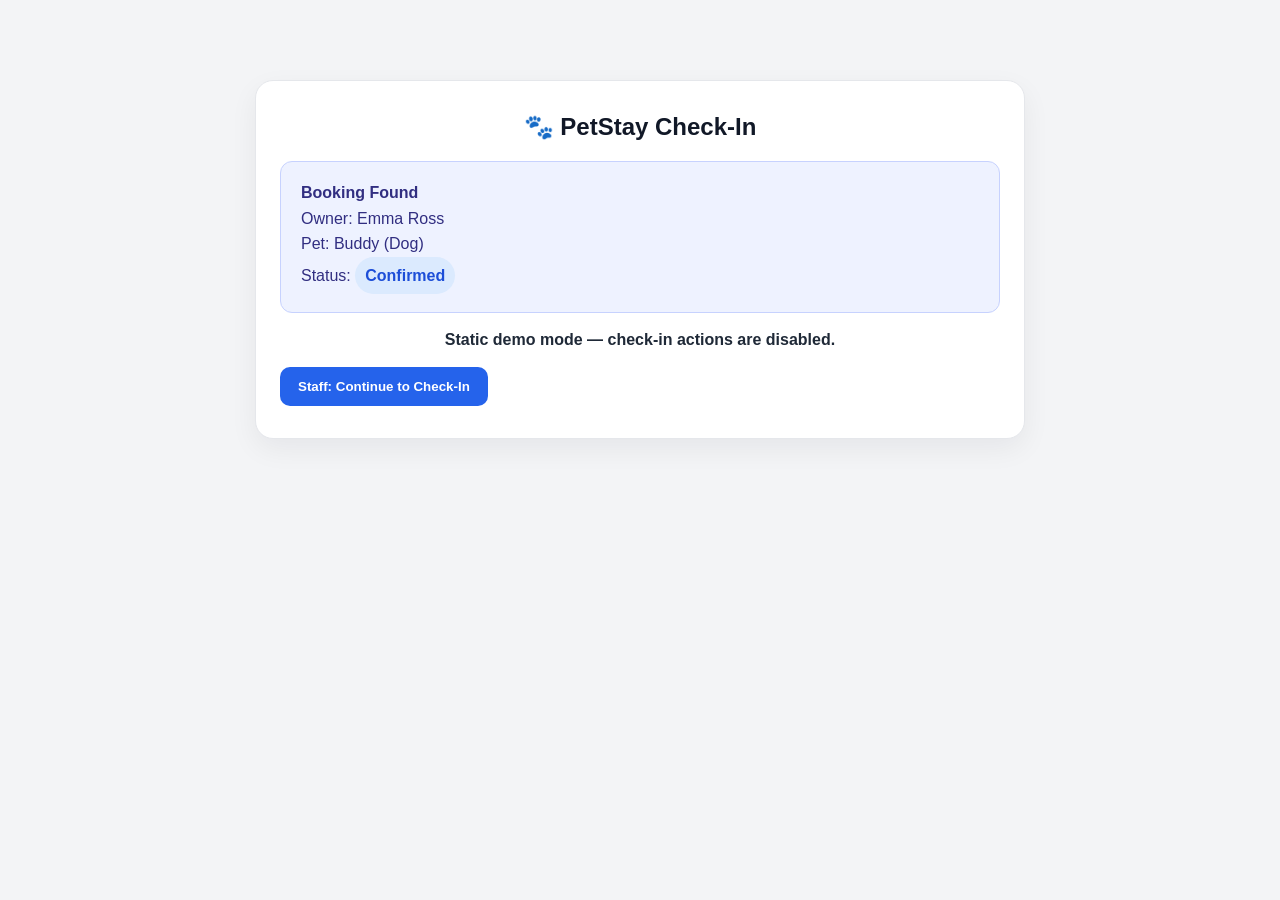
<file: checkin.html>
﻿<!DOCTYPE html>
<html lang="en">
<head>
  <meta charset="UTF-8" />
  <meta name="viewport" content="width=device-width, initial-scale=1.0" />
  <title>PetStay Check-In</title>
  <style>
    body {
      margin: 0;
      font-family: Arial, sans-serif;
      background: #f3f4f6;
      color: #111827;
    }
    .container {
      max-width: 720px;
      margin: 80px auto;
      padding: 32px 24px;
      background: #fff;
      border-radius: 18px;
      border: 1px solid #e5e7eb;
      box-shadow: 0 10px 28px rgba(17, 24, 39, 0.06);
    }
    h2 {
      margin: 0 0 20px;
      text-align: center;
    }
    .alert {
      padding: 18px 20px;
      border-radius: 12px;
      background: #eef2ff;
      color: #312e81;
      border: 1px solid #c7d2fe;
      line-height: 1.6;
    }
    .status {
      margin-top: 18px;
      font-weight: 700;
      color: #1f2937;
      text-align: center;
    }
    .badge {
      display: inline-block;
      padding: 6px 10px;
      border-radius: 999px;
      background: #dbeafe;
      color: #1d4ed8;
      font-weight: 700;
    }
    .button {
      display: inline-block;
      margin-top: 18px;
      padding: 12px 18px;
      border-radius: 10px;
      border: 0;
      background: #2563eb;
      color: #fff;
      font-weight: 700;
      cursor: default;
    }
  </style>
</head>
<body>
  <div class="container">
    <h2>🐾 PetStay Check-In</h2>
    <div class="alert">
      <strong>Booking Found</strong><br />
      Owner: Emma Ross<br />
      Pet: Buddy (Dog)<br />
      Status: <span class="badge">Confirmed</span>
    </div>
    <div class="status">Static demo mode — check-in actions are disabled.</div>
    <button class="button" type="button">Staff: Continue to Check-In</button>
  </div>
</body>
</html>
</file>
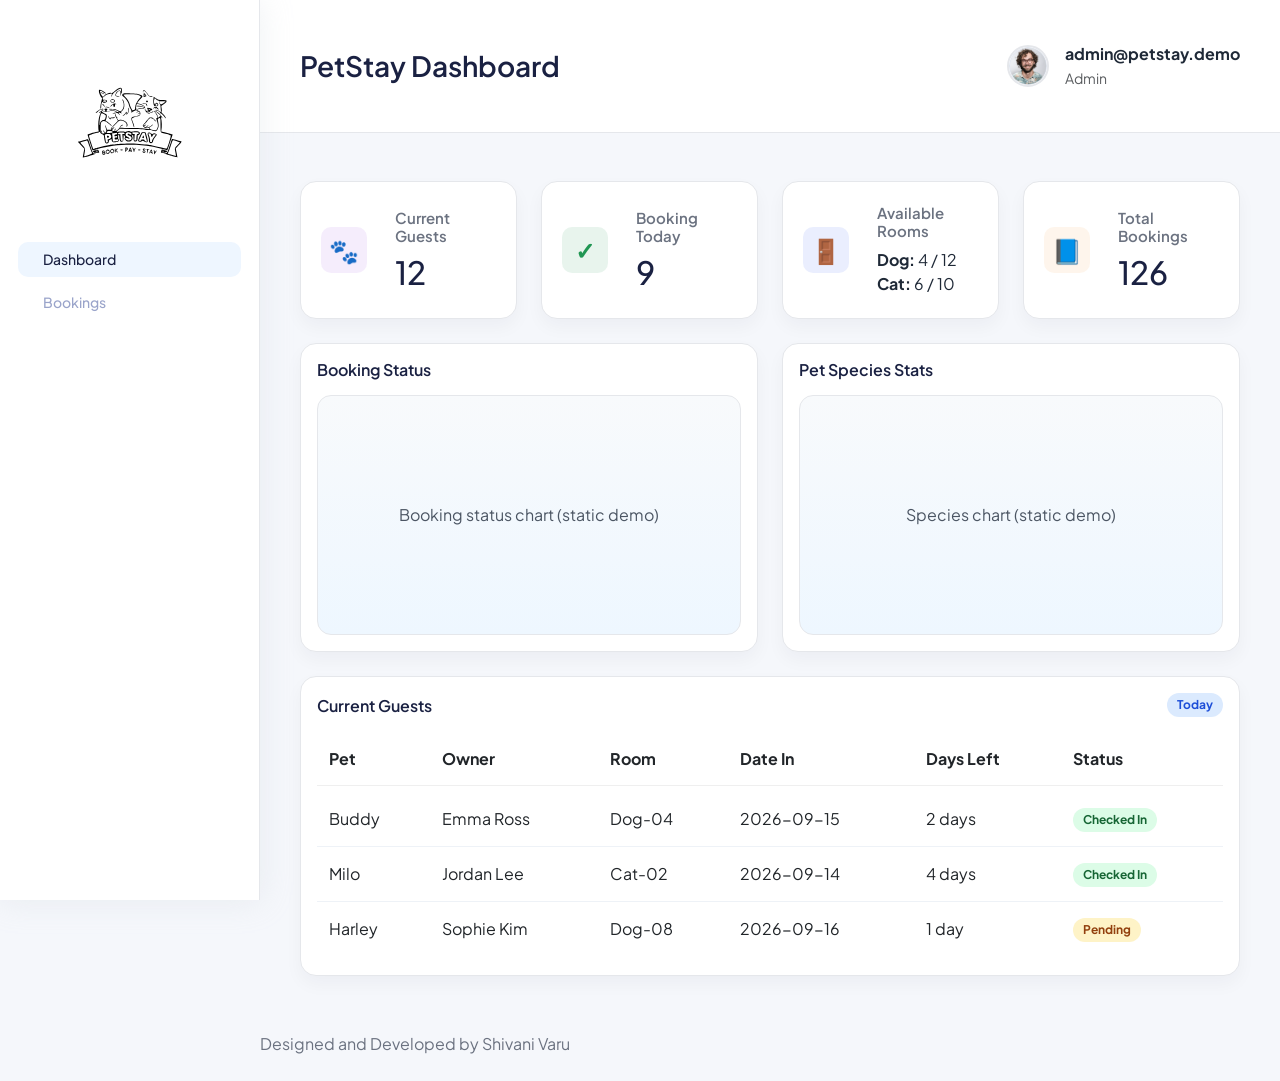
<file: admin-frontend/admin_dashboard.html>
﻿<!DOCTYPE html>
<html lang="en">
<head>
  <meta charset="UTF-8" />
  <meta http-equiv="X-UA-Compatible" content="IE=edge" />
  <meta name="viewport" content="width=device-width, initial-scale=1.0" />
  <title>PetStay Admin Panel</title>
  <link rel="stylesheet" href="/assets/css/bootstrap.min.css" />
  <link rel="stylesheet" href="/assets/css/main.css" />
  <style>
    body { background: #f5f7fb; color: #1f2937; }
    .sidebar-nav-wrapper { position: fixed; inset: 0 auto 0 0; width: 260px; background: #fff; border-right: 1px solid #e5e7eb; }
    .sidebar-nav { padding: 24px 18px; }
    .sidebar-nav ul { list-style: none; padding: 0; margin: 0; }
    .nav-item { margin-bottom: 8px; }
    .nav-item a { display: flex; align-items: center; gap: 12px; padding: 12px 14px; border-radius: 10px; color: #374151; text-decoration: none; font-weight: 600; }
    .nav-item.active a { background: #eef6ff; color: #0f59d6; }
    .main-wrapper { margin-left: 260px; min-height: 100vh; }
    .header { background: #fff; border-bottom: 1px solid #e5e7eb; }
    .container-fluid { padding: 20px 28px; }
    .card-style, .icon-card { background: #fff; border: 1px solid #e5e7eb; border-radius: 16px; box-shadow: 0 8px 18px rgba(15, 23, 42, 0.04); }
    .icon-card { display: flex; gap: 18px; padding: 22px 20px; }
    .icon { width: 48px; height: 48px; border-radius: 12px; display: grid; place-items: center; font-size: 24px; }
    .icon.purple { background: #f3e8ff; color: #7c3aed; }
    .icon.success { background: #dcfce7; color: #15803d; }
    .icon.primary { background: #dbeafe; color: #2563eb; }
    .icon.orange { background: #ffedd5; color: #c2410c; }
    .content h6 { margin: 0 0 8px; color: #6b7280; }
    .content h3 { margin: 0; font-size: 2rem; }
    .table { width: 100%; background: #fff; border-collapse: collapse; }
    .table th, .table td { padding: 14px 12px; border-bottom: 1px solid #eef2f7; text-align: left; }
    .badge { display: inline-block; padding: 6px 10px; border-radius: 999px; font-size: 12px; font-weight: 700; }
    .badge.success { background: #dcfce7; color: #166534; }
    .badge.info { background: #dbeafe; color: #1d4ed8; }
    .badge.warning { background: #fef3c7; color: #92400e; }
    .badge.danger { background: #fee2e2; color: #991b1b; }
    .chart-box { height: 240px; background: linear-gradient(180deg, #f8fafc, #eef7ff); border-radius: 14px; display: flex; align-items: center; justify-content: center; color: #4b5563; border: 1px solid #e5e7eb; }
    .footer { padding: 24px 28px 34px; color: #6b7280; }
    @media (max-width: 900px) { .sidebar-nav-wrapper { display: none; } .main-wrapper { margin-left: 0; } }
  </style>
</head>
<body>
  <aside class="sidebar-nav-wrapper">
    <div class="navbar-logo" style="padding: 20px 18px 8px;">
      <a href="#"><img src="/assets/images/logo/ASnT5o01.svg" alt="PetHostelFlow" style="max-width: 150px;" /></a>
    </div>
    <nav class="sidebar-nav">
      <ul>
        <li class="nav-item active"><a href="admin_dashboard.html"><span>Dashboard</span></a></li>
        <li class="nav-item"><a href="manage_bookings.html"><span>Bookings</span></a></li>
      </ul>
    </nav>
  </aside>

  <main class="main-wrapper">
    <header class="header">
      <div class="container-fluid">
        <div class="d-flex justify-content-between align-items-center">
          <div><h2 class="mb-0">PetStay Dashboard</h2></div>
          <div class="d-flex align-items-center gap-3">
            <img src="/assets/images/profile/profile-image.png" alt="Profile" width="42" height="42" style="border-radius: 50%; border: 2px solid #e5e7eb;" />
            <div>
              <div class="fw-bold">admin@petstay.demo</div>
              <small class="text-muted">Admin</small>
            </div>
          </div>
        </div>
      </div>
    </header>

    <section class="section">
      <div class="container-fluid">
        <div class="row g-4 mt-1">
          <div class="col-md-6 col-xl-3">
            <div class="icon-card h-100">
              <div class="icon purple">🐾</div>
              <div class="content">
                <h6>Current Guests</h6>
                <h3>12</h3>
              </div>
            </div>
          </div>
          <div class="col-md-6 col-xl-3">
            <div class="icon-card h-100">
              <div class="icon success">✓</div>
              <div class="content">
                <h6>Booking Today</h6>
                <h3>9</h3>
              </div>
            </div>
          </div>
          <div class="col-md-6 col-xl-3">
            <div class="icon-card h-100">
              <div class="icon primary">🚪</div>
              <div class="content">
                <h6>Available Rooms</h6>
                <div class="mt-2">
                  <div><strong>Dog:</strong> 4 / 12</div>
                  <div><strong>Cat:</strong> 6 / 10</div>
                </div>
              </div>
            </div>
          </div>
          <div class="col-md-6 col-xl-3">
            <div class="icon-card h-100">
              <div class="icon orange">📘</div>
              <div class="content">
                <h6>Total Bookings</h6>
                <h3>126</h3>
              </div>
            </div>
          </div>
        </div>

        <div class="row mt-4">
          <div class="col-lg-6">
            <div class="card-style p-3">
              <h6 class="mb-3">Booking Status</h6>
              <div class="chart-box">Booking status chart (static demo)</div>
            </div>
          </div>
          <div class="col-lg-6">
            <div class="card-style p-3">
              <h6 class="mb-3">Pet Species Stats</h6>
              <div class="chart-box">Species chart (static demo)</div>
            </div>
          </div>
        </div>

        <div class="row mt-4">
          <div class="col-lg-12">
            <div class="card-style p-3">
              <div class="d-flex justify-content-between align-items-center mb-3">
                <h6 class="mb-0">Current Guests</h6>
                <span class="badge info">Today</span>
              </div>
              <div class="table-responsive">
                <table class="table">
                  <thead>
                    <tr>
                      <th>Pet</th>
                      <th>Owner</th>
                      <th>Room</th>
                      <th>Date In</th>
                      <th>Days Left</th>
                      <th>Status</th>
                    </tr>
                  </thead>
                  <tbody>
                    <tr>
                      <td>Buddy</td>
                      <td>Emma Ross</td>
                      <td>Dog-04</td>
                      <td>2026-09-15</td>
                      <td>2 days</td>
                      <td><span class="badge success">Checked In</span></td>
                    </tr>
                    <tr>
                      <td>Milo</td>
                      <td>Jordan Lee</td>
                      <td>Cat-02</td>
                      <td>2026-09-14</td>
                      <td>4 days</td>
                      <td><span class="badge success">Checked In</span></td>
                    </tr>
                    <tr>
                      <td>Harley</td>
                      <td>Sophie Kim</td>
                      <td>Dog-08</td>
                      <td>2026-09-16</td>
                      <td>1 day</td>
                      <td><span class="badge warning">Pending</span></td>
                    </tr>
                  </tbody>
                </table>
              </div>
            </div>
          </div>
        </div>
      </div>
    </section>

    <footer class="footer">
      <div>Designed and Developed by Shivani Varu</div>
    </footer>
  </main>
</body>
</html>
</file>
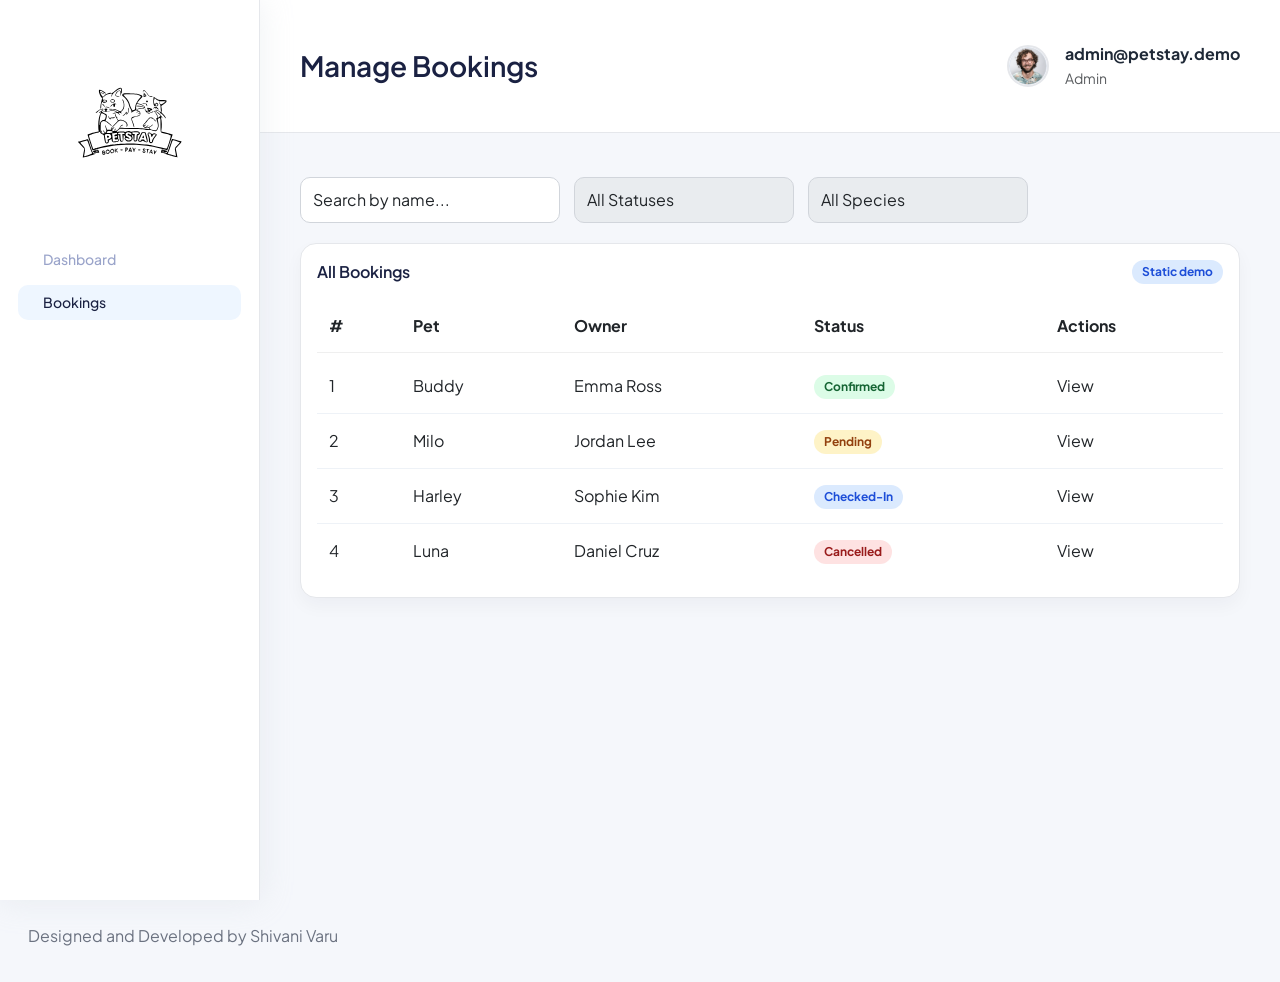
<file: admin-frontend/manage_bookings.html>
﻿<!DOCTYPE html>
<html lang="en">
<head>
  <meta charset="UTF-8" />
  <meta http-equiv="X-UA-Compatible" content="IE=edge" />
  <meta name="viewport" content="width=device-width, initial-scale=1.0" />
  <title>Manage Bookings | PetStay Admin Panel</title>
  <link rel="stylesheet" href="/assets/css/bootstrap.min.css" />
  <link rel="stylesheet" href="/assets/css/main.css" />
  <style>
    body { background: #f5f7fb; color: #1f2937; }
    .sidebar-nav-wrapper { position: fixed; inset: 0 auto 0 0; width: 260px; background: #fff; border-right: 1px solid #e5e7eb; }
    .sidebar-nav { padding: 24px 18px; }
    .sidebar-nav ul { list-style: none; padding: 0; margin: 0; }
    .nav-item { margin-bottom: 8px; }
    .nav-item a { display: flex; align-items: center; gap: 12px; padding: 12px 14px; border-radius: 10px; color: #374151; text-decoration: none; font-weight: 600; }
    .nav-item.active a { background: #eef6ff; color: #0f59d6; }
    .main-wrapper { margin-left: 260px; min-height: 100vh; }
    .header { background: #fff; border-bottom: 1px solid #e5e7eb; }
    .container-fluid { padding: 20px 28px; }
    .card-style { background: #fff; border: 1px solid #e5e7eb; border-radius: 16px; box-shadow: 0 8px 18px rgba(15, 23, 42, 0.04); }
    .table { width: 100%; border-collapse: collapse; }
    .table th, .table td { padding: 14px 12px; border-bottom: 1px solid #eef2f7; text-align: left; }
    .badge { display: inline-block; padding: 6px 10px; border-radius: 999px; font-size: 12px; font-weight: 700; }
    .badge.success { background: #dcfce7; color: #166534; }
    .badge.info { background: #dbeafe; color: #1d4ed8; }
    .badge.warning { background: #fef3c7; color: #92400e; }
    .badge.danger { background: #fee2e2; color: #991b1b; }
    .controls { display: flex; gap: 14px; margin-bottom: 20px; flex-wrap: wrap; }
    .form-control { padding: 10px 12px; border: 1px solid #d1d5db; border-radius: 10px; background: #fff; }
    @media (max-width: 900px) { .sidebar-nav-wrapper { display: none; } .main-wrapper { margin-left: 0; } }
  </style>
</head>
<body>
  <aside class="sidebar-nav-wrapper">
    <div class="navbar-logo" style="padding: 20px 18px 8px;">
      <a href="#"><img src="/assets/images/logo/ASnT5o01.svg" alt="PetHostelFlow" style="max-width: 150px;" /></a>
    </div>
    <nav class="sidebar-nav">
      <ul>
        <li class="nav-item"><a href="admin_dashboard.html"><span>Dashboard</span></a></li>
        <li class="nav-item active"><a href="manage_bookings.html"><span>Bookings</span></a></li>
      </ul>
    </nav>
  </aside>

  <main class="main-wrapper">
    <header class="header">
      <div class="container-fluid">
        <div class="d-flex justify-content-between align-items-center">
          <div><h2 class="mb-0">Manage Bookings</h2></div>
          <div class="d-flex align-items-center gap-3">
            <img src="/assets/images/profile/profile-image.png" alt="Profile" width="42" height="42" style="border-radius: 50%; border: 2px solid #e5e7eb;" />
            <div>
              <div class="fw-bold">admin@petstay.demo</div>
              <small class="text-muted">Admin</small>
            </div>
          </div>
        </div>
      </div>
    </header>

    <section class="table-components">
      <div class="container-fluid">
        <div class="controls mt-4">
          <input type="text" class="form-control" value="Search by name..." readonly style="max-width: 260px;" />
          <select class="form-control" style="max-width: 220px;" disabled><option>All Statuses</option></select>
          <select class="form-control" style="max-width: 220px;" disabled><option>All Species</option></select>
        </div>

        <div class="card-style p-3">
          <div class="d-flex justify-content-between align-items-center mb-3">
            <h6 class="mb-0">All Bookings</h6>
            <span class="badge info">Static demo</span>
          </div>
          <div class="table-responsive">
            <table class="table">
              <thead>
                <tr>
                  <th>#</th>
                  <th>Pet</th>
                  <th>Owner</th>
                  <th>Status</th>
                  <th>Actions</th>
                </tr>
              </thead>
              <tbody>
                <tr>
                  <td>1</td>
                  <td>Buddy</td>
                  <td>Emma Ross</td>
                  <td><span class="badge success">Confirmed</span></td>
                  <td>View</td>
                </tr>
                <tr>
                  <td>2</td>
                  <td>Milo</td>
                  <td>Jordan Lee</td>
                  <td><span class="badge warning">Pending</span></td>
                  <td>View</td>
                </tr>
                <tr>
                  <td>3</td>
                  <td>Harley</td>
                  <td>Sophie Kim</td>
                  <td><span class="badge info">Checked-In</span></td>
                  <td>View</td>
                </tr>
                <tr>
                  <td>4</td>
                  <td>Luna</td>
                  <td>Daniel Cruz</td>
                  <td><span class="badge danger">Cancelled</span></td>
                  <td>View</td>
                </tr>
              </tbody>
            </table>
          </div>
        </div>
      </div>
    </section>
  </main>
  <footer style="padding: 24px 28px 34px; color: #6b7280; text-align: left;">
    <div>Designed and Developed by Shivani Varu</div>
  </footer>
</body>
</html>
</file>
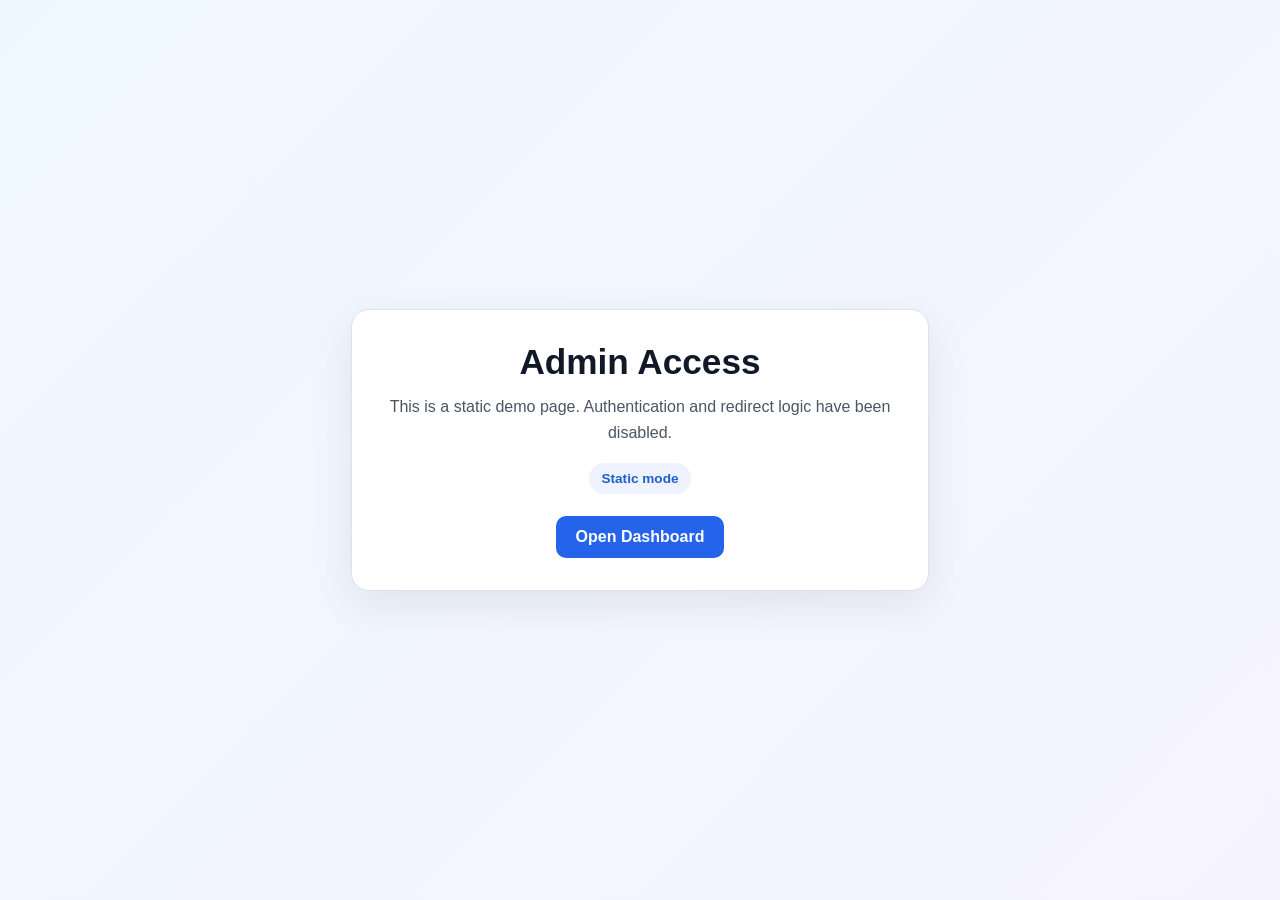
<file: admin-frontend/post-login.html>
﻿<!DOCTYPE html>
<html lang="en">
<head>
  <meta charset="UTF-8" />
  <meta name="viewport" content="width=device-width, initial-scale=1.0" />
  <title>Admin Login</title>
  <style>
    body {
      margin: 0;
      min-height: 100vh;
      display: grid;
      place-items: center;
      background: linear-gradient(135deg, #eef7ff, #f5f3ff);
      font-family: Arial, sans-serif;
      color: #111827;
    }
    .card {
      width: min(520px, calc(100% - 32px));
      background: #fff;
      border: 1px solid #dbe2ee;
      border-radius: 18px;
      padding: 32px 28px;
      box-shadow: 0 14px 40px rgba(15, 23, 42, 0.08);
      text-align: center;
    }
    h1 { margin: 0 0 12px; font-size: clamp(1.8rem, 3vw, 2.2rem); }
    p {
      margin: 0; color: #4b5563; line-height: 1.6;
    }
    .tag {
      display: inline-block; margin-top: 18px; padding: 8px 12px; border-radius: 999px;
      background: #eef3ff; color: #1f5ecb; font-weight: 700; font-size: 0.85rem;
    }
  </style>
</head>
<body>
  <div class="card">
    <h1>Admin Access</h1>
    <p>This is a static demo page. Authentication and redirect logic have been disabled.</p>
    <div class="tag">Static mode</div>
    <div style="margin-top: 22px;">
      <a href="admin_dashboard.html" style="display:inline-block; padding:12px 20px; background:#2563eb; color:#fff; border-radius:10px; text-decoration:none; font-weight:700;">Open Dashboard</a>
    </div>
  </div>
</body>
</html>
</file>
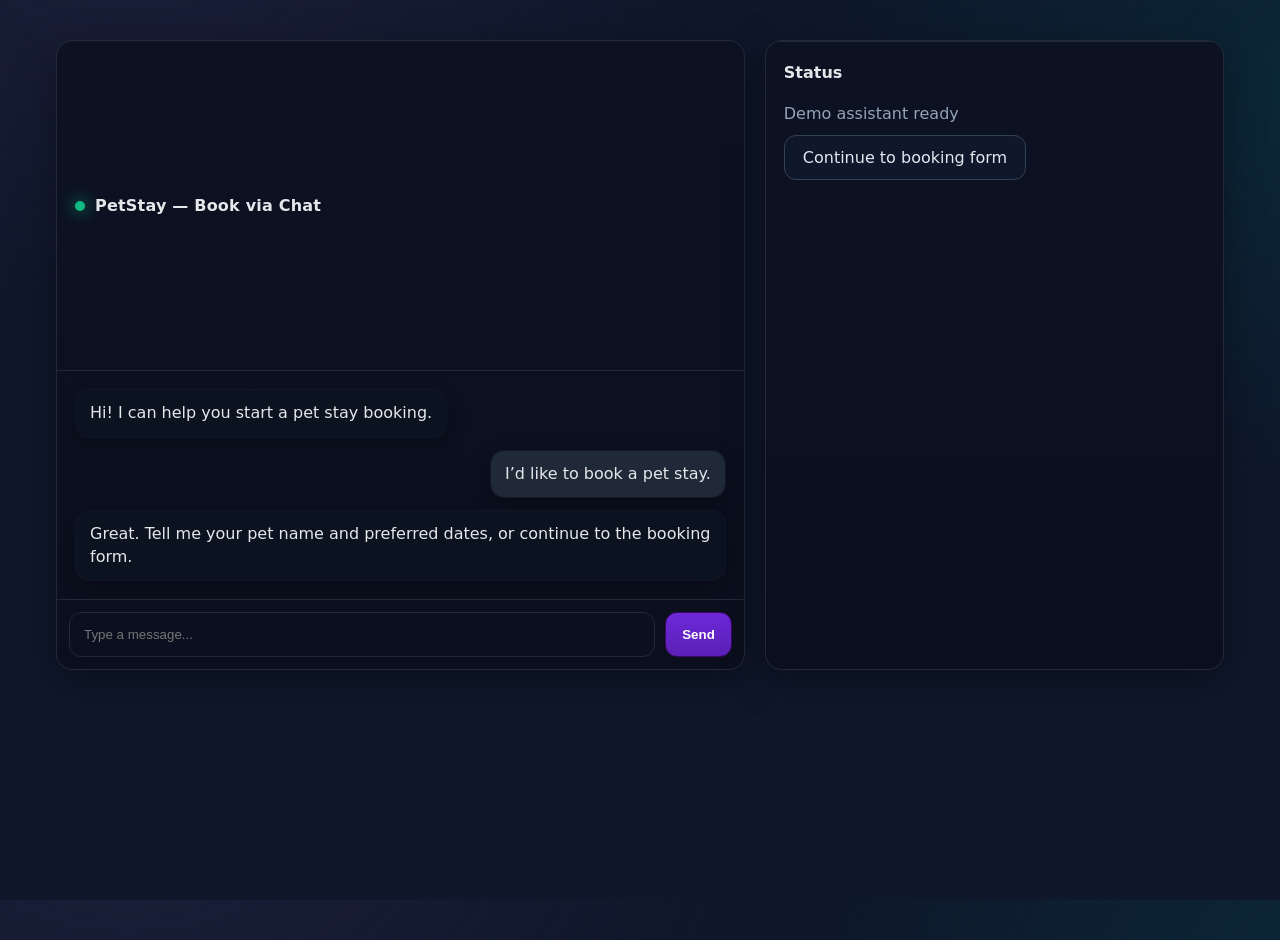
<file: customer/AI-Booking.html>
<!DOCTYPE html>
<html lang="en">
<head>
  <meta charset="utf-8" />
  <meta name="viewport" content="width=device-width, initial-scale=1, viewport-fit=cover" />
  <title>PetStay — Book via Chat</title>
  <style>
    :root {
      --bg: #0f172a;
      --card: #111827;
      --muted: #94a3b8;
      --text: #e5e7eb;
      --ring: #1f2937;
      --bubble-user: #1f2937;
      --bubble-bot: #0b1220;
      --primary: #6d28d9;
    }
    * { box-sizing: border-box; }
    html, body { height: 100%; }
    body {
      margin: 0;
      font-family: system-ui, -apple-system, Segoe UI, Roboto, Arial, sans-serif;
      background: radial-gradient(1200px 800px at 10% -10%, #1b1f3a 0%, transparent 50%),
                  radial-gradient(1200px 800px at 110% 10%, #0a2a3a 0%, transparent 50%), var(--bg);
      color: var(--text);
    }
    .container { max-width: 1200px; margin: 40px auto; padding: 0 16px; }
    .grid { display: grid; grid-template-columns: 1.2fr .8fr; gap: 20px; }
    .card {
      background: linear-gradient(180deg, #0d1223 0%, #0b0f1d 100%);
      border: 1px solid var(--ring);
      border-radius: 16px;
      box-shadow: 0 10px 40px rgba(0,0,0,.35), inset 0 1px 0 rgba(255,255,255,.02);
      overflow: hidden;
    }
    .card-header {
      display: flex; align-items: center; gap: 10px;
      border-bottom: 1px solid var(--ring); padding: 16px 18px;
    }
    .dot {
      width: 10px; height: 10px; border-radius: 50%;
      background: #10b981; box-shadow: 0 0 16px #10b981;
    }
    .title { font-weight: 700; letter-spacing: .2px; }
    .chat { height: clamp(520px, 70vh, 720px); display: grid; grid-template-rows: 1fr auto; }
    .log {
      overflow: auto; padding: 18px; display: flex; flex-direction: column; gap: 12px;
    }
    .msg {
      max-width: 72ch; width: fit-content; padding: 12px 14px; border-radius: 14px;
      line-height: 1.4; border: 1px solid var(--ring); white-space: pre-wrap;
      box-shadow: 0 6px 18px rgba(0,0,0,.25);
    }
    .msg.bot { background: var(--bubble-bot); border-color: #0f172a; }
    .msg.user {
      margin-left: auto; background: var(--bubble-user); border-color: #111827;
    }
    .inputbar {
      display: grid; grid-template-columns: 1fr auto; gap: 10px; padding: 12px; border-top: 1px solid var(--ring);
    }
    .inputbar input {
      width: 100%; padding: 14px; border-radius: 12px; background: #0b1020; color: var(--text);
      border: 1px solid var(--ring); outline: none;
    }
    .btn {
      padding: 12px 16px; border-radius: 12px; border: 1px solid #3b0764;
      background: linear-gradient(180deg, #6d28d9, #5b21b6); color: #fff; font-weight: 600;
      cursor: pointer;
    }
    .secondary {
      display: inline-block; margin-top: 12px; padding: 12px 18px; border-radius: 12px;
      background: #0f172a; color: #e2e8f0; border: 1px solid #334155; text-decoration: none;
    }
    .side { display: grid; grid-template-rows: auto 1fr; gap: 16px; }
    .panel { border-top: 1px solid var(--ring); padding: 16px 18px; }
    .muted { color: var(--muted); }
    @media (max-width: 960px) { .grid { grid-template-columns: 1fr; } }
  </style>
</head>
<body>
  <div class="container">
    <div class="grid">
      <section class="card chat">
        <header class="card-header">
          <span class="dot" aria-hidden="true"></span>
          <div class="title">PetStay — Book via Chat</div>
        </header>

        <div id="chat-log" class="log" aria-live="polite" aria-label="Chat transcript">
          <div class="msg bot">Hi! I can help you start a pet stay booking.</div>
          <div class="msg user">I’d like to book a pet stay.</div>
          <div class="msg bot">Great. Tell me your pet name and preferred dates, or continue to the booking form.</div>
        </div>

        <div class="inputbar">
          <input id="chat-input" type="text" placeholder="Type a message..." aria-label="Chat input" />
          <button id="chat-send" class="btn" type="button">Send</button>
        </div>
      </section>

      <aside class="card side">
        <div class="panel" style="padding-top:0">
          <h4>Status</h4>
          <div class="muted">Demo assistant ready</div>
          <a class="secondary" href="new-booking.html">Continue to booking form</a>
        </div>
      </aside>
    </div>
  </div>

  <script>
    const chatLog = document.getElementById('chat-log');
    const chatInput = document.getElementById('chat-input');
    const chatSend = document.getElementById('chat-send');

    function addMessage(type, text) {
      const msg = document.createElement('div');
      msg.className = `msg ${type}`;
      msg.textContent = text;
      chatLog.appendChild(msg);
      chatLog.scrollTop = chatLog.scrollHeight;
    }

    chatSend.addEventListener('click', () => {
      const message = chatInput.value.trim();
      if (!message) return;

      addMessage('user', message);
      chatInput.value = '';

      const responses = [
        'Thanks! I’ve noted that request. Please continue with the booking form to finish your reservation.',
        'That works for us. Your pet stay request is ready to be submitted from the booking form.',
        'Perfect. We can help with that. Please complete the booking details to confirm your stay.'
      ];

      const answer = responses[Math.floor(Math.random() * responses.length)];
      setTimeout(() => addMessage('bot', answer), 250);
    });

    chatInput.addEventListener('keydown', (event) => {
      if (event.key === 'Enter') {
        chatSend.click();
      }
    });
  </script>
</body>
</html>
</file>
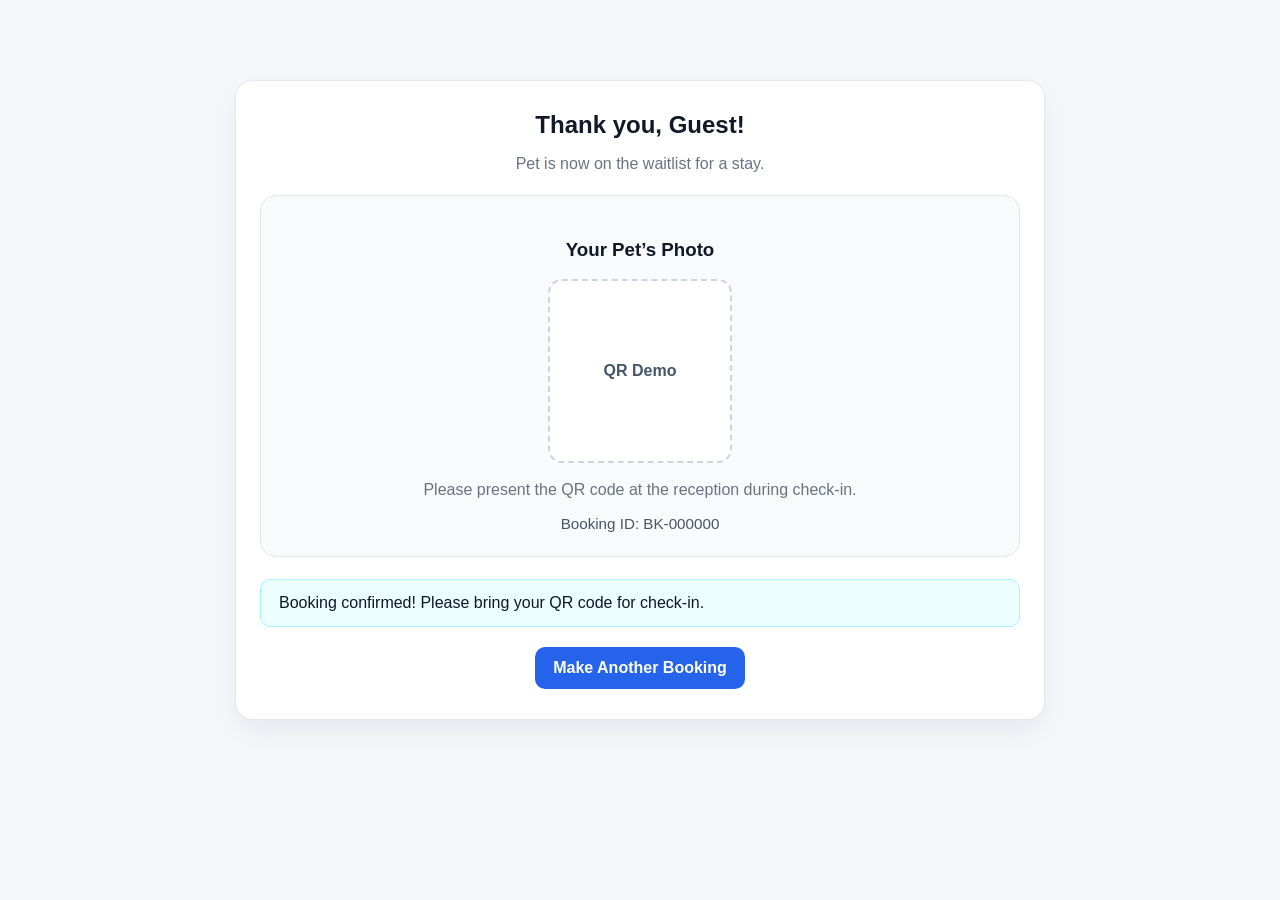
<file: customer/booking-success.html>
<!DOCTYPE html>
<html lang="en">
<head>
  <meta charset="UTF-8" />
  <meta name="viewport" content="width=device-width, initial-scale=1.0" />
  <title>Booking Successful | PetStay</title>
  <style>
    body {
      margin: 0; font-family: Arial, sans-serif; background: #f5f7fb; color: #111827;
    }
    .wrapper {
      max-width: 760px; margin: 80px auto; padding: 30px 24px; background: #fff; border-radius: 18px;
      border: 1px solid #e5e7eb; box-shadow: 0 12px 28px rgba(15, 23, 42, 0.06); text-align: center;
    }
    h2 { margin: 0 0 10px; }
    .muted { color: #6b7280; }
    .card {
      margin-top: 22px; padding: 24px; border: 1px solid #e5e7eb; border-radius: 16px; background: #f9fafb;
    }
    .qr-box {
      width: 180px; height: 180px; margin: 18px auto; display: grid; place-items: center; border: 2px dashed #cbd5e1;
      border-radius: 14px; font-weight: 700; color: #475569; background: #fff;
    }
    .alert {
      margin-top: 22px; padding: 14px 18px; background: #ecfeff; color: #0f172a; border: 1px solid #a5f3fc; border-radius: 10px;
      text-align: left;
    }
    .button {
      display: inline-block; margin-top: 20px; padding: 12px 18px; background: #2563eb; color: #fff; border: 0; border-radius: 10px; text-decoration: none; font-weight: 700;
    }
    .meta {
      margin-top: 12px; font-size: 0.95rem; color: #4b5563;
    }
  </style>
</head>
<body>
  <div class="wrapper">
    <h2 id="title">Thank you, Guest!</h2>
    <p class="muted" id="subtitle">Your booking was received successfully.</p>

    <div class="card">
      <h3>Your Pet’s Photo</h3>
      <div class="qr-box">QR Demo</div>
      <p class="muted">Please present the QR code at the reception during check-in.</p>
      <div class="meta" id="bookingMeta">Booking ID: --</div>
    </div>

    <div class="alert" id="statusText">Booking confirmed! Please bring your QR code for check-in.</div>
    <a class="button" href="AI-Booking.html">Make Another Booking</a>
  </div>

  <script>
    const params = new URLSearchParams(window.location.search);
    const bookingId = params.get('bookingId') || sessionStorage.getItem('BookingID') || 'BK-000000';
    const ownerName = sessionStorage.getItem('OwnerName') || 'Guest';
    const petName = sessionStorage.getItem('PetName') || 'Pet';

    document.getElementById('title').textContent = `Thank you, ${ownerName}!`;
    document.getElementById('subtitle').textContent = `${petName} is now on the waitlist for a stay.`;
    document.getElementById('bookingMeta').textContent = `Booking ID: ${bookingId}`;
  </script>
</body>
</html>
</file>
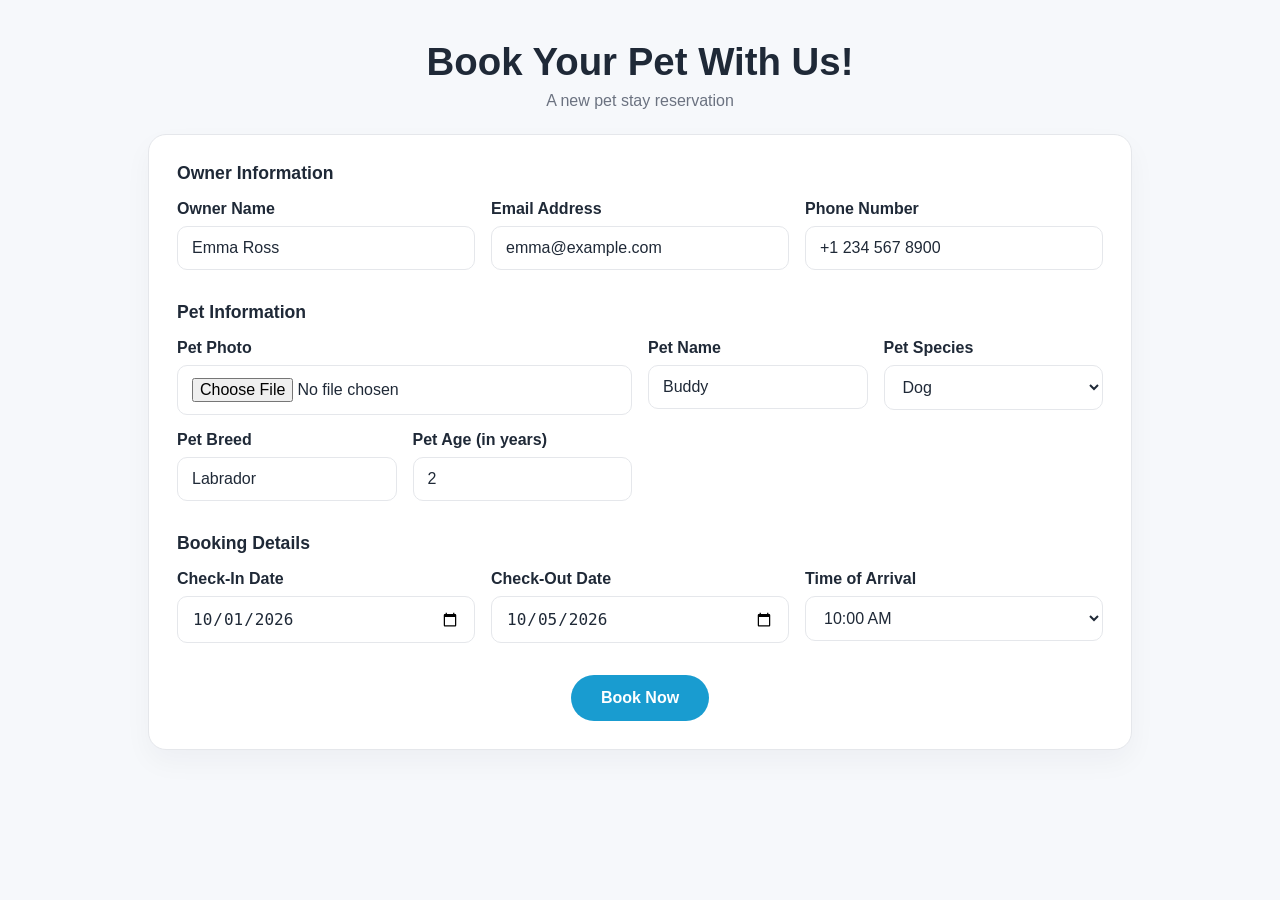
<file: customer/new-booking.html>
﻿<!DOCTYPE html>
<html lang="en">
<head>
  <meta charset="UTF-8" />
  <meta name="viewport" content="width=device-width, initial-scale=1.0" />
  <title>New Booking | PetStay</title>
  <style>
    :root {
      --bg: #f6f8fb;
      --panel: #ffffff;
      --text: #1f2937;
      --muted: #6b7280;
      --line: #e5e7eb;
      --primary: #0192cc;
    }
    * { box-sizing: border-box; }
    body {
      margin: 0; font-family: Arial, sans-serif; background: var(--bg); color: var(--text);
    }
    .booking-wrapper {
      max-width: 1024px; margin: 40px auto; padding: 0 20px;
    }
    .title-wrapper { text-align: center; margin-bottom: 24px; }
    .title-wrapper h2 { margin: 0 0 8px; font-size: clamp(2rem, 3vw, 2.6rem); }
    .title-wrapper p { margin: 0; color: var(--muted); }
    .card-style {
      background: var(--panel); border: 1px solid var(--line); border-radius: 18px; padding: 28px;
      box-shadow: 0 12px 28px rgba(15, 23, 42, 0.04);
    }
    h5 { margin: 0 0 16px; font-size: 1.1rem; }
    .row { display: grid; grid-template-columns: repeat(12, 1fr); gap: 16px; }
    .col-md-4, .col-md-3, .col-md-6 { grid-column: span 12; }
    @media (min-width: 768px) {
      .col-md-4 { grid-column: span 4; }
      .col-md-3 { grid-column: span 3; }
      .col-md-6 { grid-column: span 6; }
    }
    .input-style-1, .select-style-1 { display: flex; flex-direction: column; gap: 8px; }
    label { font-weight: 600; }
    input, select {
      width: 100%; padding: 12px 14px; border: 1px solid var(--line); border-radius: 10px;
      background: #fff; font-size: 1rem; color: var(--text);
    }
    .text-muted { color: var(--muted); font-size: 0.85rem; }
    .main-btn {
      background: var(--primary); color: #fff; border: 0; padding: 14px 30px; border-radius: 999px;
      font-weight: 700; font-size: 1rem; cursor: default; opacity: 0.9;
    }
    .text-center { text-align: center; }
    .mt-4 { margin-top: 24px; }
    .mt-5 { margin-top: 32px; }
    .mb-3 { margin-bottom: 16px; }
    .sticky-book-btn { margin-top: 32px; }
  </style>
</head>
<body>
  <div class="booking-wrapper">
    <main class="main-wrapper">
      <section class="tab-components">
        <div class="container">
          <div class="title-wrapper text-center pt-4">
            <h2>Book Your Pet With Us!</h2>
            <p>A new pet stay reservation</p>
          </div>

          <div class="form-elements-wrapper mt-4">
            <div class="card-style">
              <form id="booking-form">
                <h5 class="mb-3">Owner Information</h5>
                <div class="row">
                  <div class="col-md-4">
                    <div class="input-style-1">
                      <label>Owner Name</label>
                      <input id="owner-name" type="text" placeholder="Owner Name" value="Emma Ross" />
                    </div>
                  </div>
                  <div class="col-md-4">
                    <div class="input-style-1">
                      <label>Email Address</label>
                      <input id="owner-email" type="email" placeholder="owner@example.com" value="emma@example.com" />
                    </div>
                  </div>
                  <div class="col-md-4">
                    <div class="input-style-1">
                      <label>Phone Number</label>
                      <input id="owner-phone" type="tel" placeholder="+1 234 567 8900" value="+1 234 567 8900" />
                    </div>
                  </div>
                </div>

                <h5 class="mt-5 mb-3">Pet Information</h5>
                <div class="row">
                  <div class="col-md-6">
                    <div class="input-style-1">
                      <label>Pet Photo</label>
                      <input type="file" id="pet-photo" accept="image/*" />
                    </div>
                  </div>
                  <div class="col-md-3">
                    <div class="input-style-1">
                      <label>Pet Name</label>
                      <input id="pet-name" type="text" placeholder="Pet Name" value="Buddy" />
                    </div>
                  </div>
                  <div class="col-md-3">
                    <div class="select-style-1">
                      <label>Pet Species</label>
                      <select id="pet-species">
                        <option selected>Dog</option>
                        <option>Cat</option>
                        <option>Bird</option>
                        <option>Other</option>
                      </select>
                    </div>
                  </div>
                  <div class="col-md-3">
                    <div class="input-style-1">
                      <label>Pet Breed</label>
                      <input id="pet-breed" type="text" placeholder="Pet Breed" value="Labrador" />
                    </div>
                  </div>
                  <div class="col-md-3">
                    <div class="input-style-1">
                      <label>Pet Age (in years)</label>
                      <input id="pet-age" type="number" value="2" min="0" />
                    </div>
                  </div>
                </div>

                <h5 class="mt-5 mb-3">Booking Details</h5>
                <div class="row">
                  <div class="col-md-4">
                    <div class="input-style-1">
                      <label>Check-In Date</label>
                      <input id="checkin-date" type="date" value="2026-10-01" />
                    </div>
                  </div>
                  <div class="col-md-4">
                    <div class="input-style-1">
                      <label>Check-Out Date</label>
                      <input id="checkout-date" type="date" value="2026-10-05" />
                    </div>
                  </div>
                  <div class="col-md-4">
                    <div class="select-style-1">
                      <label>Time of Arrival</label>
                      <select id="arrival-time">
                        <option selected>10:00 AM</option>
                        <option>12:00 PM</option>
                        <option>2:00 PM</option>
                        <option>4:00 PM</option>
                      </select>
                    </div>
                  </div>
                </div>

                <div class="text-center mt-5 sticky-book-btn">
                  <button type="submit" class="main-btn primary-btn btn-hover">Book Now</button>
                </div>
              </form>
<script>
  document.getElementById('booking-form').addEventListener('submit', function (event) {
    event.preventDefault();

    const ownerName = document.getElementById('owner-name').value.trim() || 'Guest';
    const petName = document.getElementById('pet-name').value.trim() || 'Pet';
    const bookingId = `BK-${Date.now().toString().slice(-6)}`;

    sessionStorage.setItem('BookingID', bookingId);
    sessionStorage.setItem('OwnerName', ownerName);
    sessionStorage.setItem('PetName', petName);

    window.location.href = 'booking-success.html?bookingId=' + encodeURIComponent(bookingId);
  });
</script>
            </div>
          </div>
        </div>
      </section>
    </main>
  </div>
</body>
</html>
</file>
<file: assets/css/main.css>
/*===========================
		COMMON css
===========================*/
@import url("https://fonts.googleapis.com/css2?family=Plus+Jakarta+Sans:ital,wght@0,200;0,300;0,400;0,500;0,600;0,700;0,800;1,200;1,300;1,400;1,500;1,600;1,700;1,800&display=swap");
html {
  scroll-behavior: smooth;
}

body {
  font-family: "Plus Jakarta Sans", sans-serif !important;
  font-weight: normal;
  font-style: normal;
  color: #5d657b;
  overflow-x: hidden;
  background: #f1f5f9;
}

* {
  margin: 0;
  padding: 0;
  -webkit-box-sizing: border-box;
  -moz-box-sizing: border-box;
  box-sizing: border-box;
}

a:focus,
input:focus,
textarea:focus,
button:focus,
.btn:focus,
.btn.focus,
.btn:not(:disabled):not(.disabled).active,
.btn:not(:disabled):not(.disabled):active {
  text-decoration: none;
  outline: none;
  -webkit-box-shadow: none;
  -moz-box-shadow: none;
  box-shadow: none;
}

a:hover {
  color: #365CF5;
}

button,
a {
  -webkit-transition: all 0.3s ease-out 0s;
  -moz-transition: all 0.3s ease-out 0s;
  -ms-transition: all 0.3s ease-out 0s;
  -o-transition: all 0.3s ease-out 0s;
  transition: all 0.3s ease-out 0s;
}

a,
a:focus,
a:hover {
  text-decoration: none;
}

i,
span,
a {
  display: inline-block;
}

audio,
canvas,
iframe,
img,
svg,
video {
  vertical-align: middle;
}

h1 a,
h2 a,
h3 a,
h4 a,
h5 a,
h6 a {
  color: inherit;
}

ul,
ol {
  margin: 0px;
  padding: 0px;
  list-style-type: none;
}

p {
  font-size: 16px;
  font-weight: 400;
  line-height: 25px;
  margin: 0px;
}

.img-bg {
  background-position: center center;
  background-size: cover;
  background-repeat: no-repeat;
  width: 100%;
  height: 100%;
}

.para-width-500 {
  max-width: 500px;
  width: 100%;
}

@media (max-width: 767px) {
  .container {
    padding: 0 30px;
  }
}

/* ========== cart style ========== */
.card-style {
  background: #fff;
  box-sizing: border-box;
  padding: 25px 30px;
  position: relative;
  box-shadow: 0px 12px 24px -4px rgba(145, 158, 171, 0.12), 0px 0px 2px 0px rgba(145, 158, 171, 0.2);
  border-radius: 7px;
}
@media (max-width: 767px) {
  .card-style {
    padding: 20px;
  }
}
.card-style .jvm-zoom-btn {
  position: absolute;
  display: inline-flex;
  justify-content: center;
  align-items: center;
  width: 30px;
  height: 30px;
  border: 1px solid rgba(0, 0, 0, 0.1);
  right: 30px;
  bottom: 30px;
  cursor: pointer;
}
.card-style .jvm-zoom-btn.jvm-zoomin {
  bottom: 70px;
}
.card-style .dropdown-toggle {
  border: none;
  background: none;
}
.card-style .dropdown-toggle::after {
  display: none;
}
.card-style .dropdown-menu {
  -webkit-box-shadow: 0px 0px 5px rgba(0, 0, 0, 0.07);
  -moz-box-shadow: 0px 0px 5px rgba(0, 0, 0, 0.07);
  box-shadow: 0px 0px 5px rgba(0, 0, 0, 0.07);
}
.card-style .dropdown-menu li:hover a {
  color: #365CF5 !important;
}
.card-style .dropdown-menu li a {
  display: block;
  font-size: 14px;
}

.error-box {
  max-width: 330px;
  margin: 65px auto;
}
@media (max-width: 767px) {
  .error-box {
    margin: 25px auto;
  }
  .error-box img {
    max-width: 180px;
  }
  .error-box h1 {
    font-size: 28px;
  }
}
.error-box a {
  border-radius: 7px;
  padding: 7px 25px;
}

.max-w-350 {
  max-width: 350px;
}

.more-btn-wrapper .dropdown-menu {
  border: 0.5px solid #efefef;
  box-shadow: 0px 5px 10px rgba(26, 25, 85, 0.08);
  border-radius: 5px;
}
.more-btn-wrapper .dropdown-menu .dropdown-item:active, .more-btn-wrapper .dropdown-menu .dropdown-item:focus {
  background: none;
}
.more-btn-wrapper .dropdown-menu .dropdown-item a {
  width: 100%;
  border-radius: 4px;
  color: #1A2142;
}
.more-btn-wrapper .dropdown-menu .dropdown-item i {
  font-weight: 700;
}

/* ======= Border Radius ========= */
.radius-4 {
  border-radius: 4px;
}

.radius-10 {
  border-radius: 10px;
}

.radius-30 {
  border-radius: 30px;
}

.radius-50 {
  border-radius: 50px;
}

.radius-full {
  border-radius: 50%;
}

.scroll-top {
  width: 45px;
  height: 45px;
  background: #365CF5;
  display: none;
  justify-content: center;
  align-items: center;
  font-size: 18px;
  color: #fff;
  border-radius: 5px;
  position: fixed;
  bottom: 30px;
  right: 30px;
  z-index: 9;
  cursor: pointer;
  -webkit-transition: all 0.3s ease-out 0s;
  -moz-transition: all 0.3s ease-out 0s;
  -ms-transition: all 0.3s ease-out 0s;
  -o-transition: all 0.3s ease-out 0s;
  transition: all 0.3s ease-out 0s;
}
.scroll-top:hover {
  color: #fff;
  background: rgba(54, 92, 245, 0.8);
}

.form-control:focus {
  box-shadow: none;
}

.form-control.is-valid:focus,
.was-validated .form-control:valid:focus,
.form-control.is-invalid:focus,
.was-validated .form-control:invalid:focus,
.form-check-input.is-valid:focus,
.was-validated .form-check-input:valid:focus,
.form-check-input.is-invalid:focus,
.was-validated .form-check-input:invalid:focus,
.form-check-input:focus,
.radio-style.radio-success .form-check-input:focus,
.radio-style.radio-warning .form-check-input:focus,
.radio-style.radio-danger .form-check-input:focus {
  box-shadow: none;
}

.hover-underline:hover {
  text-decoration: underline;
}

/* ============= typography css ============= */
h1,
h2,
h3,
h4,
h5,
h6,
.h1,
.h2,
.h3,
.h4,
.h5,
.h6 {
  color: #1A2142;
  margin: 0;
}

h1,
.h1 {
  font-size: 32px;
  font-weight: 700;
}

h2,
.h2 {
  font-size: 28px;
  font-weight: 600;
}

h3,
.h3 {
  font-size: 24px;
  font-weight: 500;
}

h4,
.h4 {
  font-size: 20px;
  font-weight: 600;
}

h5,
.h5 {
  font-size: 16px;
  font-weight: 700;
}

h6,
.h6 {
  font-size: 16px;
  font-weight: 600;
}

.text-bold {
  font-weight: 700;
}

.text-semi-bold {
  font-weight: 600;
}

.text-medium {
  font-weight: 500;
}

.text-regular {
  font-weight: 400;
}

.text-light {
  font-weight: 300;
}

.text-sm {
  font-size: 14px;
  line-height: 22px;
}

.text-xs {
  font-size: 12px;
}

/* ========== breadcrumb ============ */
.title-wrapper .breadcrumb-wrapper,
.title-wrapper .title {
  margin-bottom: 30px;
}
@media (max-width: 767px) {
  .title-wrapper .breadcrumb-wrapper,
  .title-wrapper .title {
    margin-bottom: 10px;
  }
}

.breadcrumb-wrapper {
  display: flex;
  justify-content: flex-end;
}
@media (max-width: 767px) {
  .breadcrumb-wrapper {
    justify-content: flex-start;
  }
}
.breadcrumb-wrapper .breadcrumb li {
  font-size: 14px;
  color: #365CF5;
}
.breadcrumb-wrapper .breadcrumb li a {
  color: #5d657b;
}
.breadcrumb-wrapper .breadcrumb li a:hover {
  color: #365CF5;
}

/* ========== Buttons css ========== */
/* buttons base styles */
.main-btn {
  display: inline-flex;
  align-items: center;
  justify-content: center;
  gap: 10px;
  text-align: center;
  white-space: nowrap;
  vertical-align: middle;
  -webkit-user-select: none;
  -moz-user-select: none;
  -ms-user-select: none;
  user-select: none;
  padding: 15px 45px;
  font-weight: 500;
  font-size: 14px;
  line-height: 24px;
  border-radius: 3px;
  cursor: pointer;
  z-index: 5;
  transition: all 0.4s ease-in-out;
  border: 1px solid transparent;
  overflow: hidden;
}
.main-btn i {
  font-size: 17px;
}
.main-btn svg {
  fill: currentColor;
}
.main-btn:hover {
  color: inherit;
}

.group-btn {
  display: inline-flex;
  border: 1px solid #DFE5EF;
  border-radius: 3px;
}
.group-btn.square-btn .main-btn:first-child {
  border-top-left-radius: 0;
  border-bottom-left-radius: 0;
}
.group-btn.square-btn .main-btn:last-child {
  border-top-right-radius: 0;
  border-bottom-right-radius: 0;
}
.group-btn.rounded-full .main-btn:first-child {
  border-top-left-radius: 30px;
  border-bottom-left-radius: 30px;
}
.group-btn.rounded-full .main-btn:last-child {
  border-top-right-radius: 30px;
  border-bottom-right-radius: 30px;
}
.group-btn .main-btn {
  border-radius: 0;
}
.group-btn .main-btn:first-child {
  border-top-left-radius: 3px;
  border-bottom-left-radius: 3px;
}
.group-btn .main-btn:last-child {
  border-top-right-radius: 3px;
  border-bottom-right-radius: 3px;
}
.group-btn .main-btn:not(.group-btn .main-btn:last-child) {
  border-right: 1px solid #DFE5EF;
}

.btn-sm {
  padding: 10px 20px;
  font-weight: 400;
}

/* buttons hover effect */
.btn-hover {
  position: relative;
  overflow: hidden;
}
.btn-hover::after {
  content: "";
  position: absolute;
  width: 0%;
  height: 0%;
  border-radius: 50%;
  background: rgba(255, 255, 255, 0.05);
  top: 50%;
  left: 50%;
  padding: 50%;
  z-index: -1;
  -webkit-transition: all 0.3s ease-out 0s;
  -moz-transition: all 0.3s ease-out 0s;
  -ms-transition: all 0.3s ease-out 0s;
  -o-transition: all 0.3s ease-out 0s;
  transition: all 0.3s ease-out 0s;
  -webkit-transform: translate3d(-50%, -50%, 0) scale(0);
  -moz-transform: translate3d(-50%, -50%, 0) scale(0);
  -ms-transform: translate3d(-50%, -50%, 0) scale(0);
  -o-transform: translate3d(-50%, -50%, 0) scale(0);
  transform: translate3d(-50%, -50%, 0) scale(0);
}
.btn-hover:hover::after {
  -webkit-transform: translate3d(-50%, -50%, 0) scale(1.3);
  -moz-transform: translate3d(-50%, -50%, 0) scale(1.3);
  -ms-transform: translate3d(-50%, -50%, 0) scale(1.3);
  -o-transform: translate3d(-50%, -50%, 0) scale(1.3);
  transform: translate3d(-50%, -50%, 0) scale(1.3);
}

/* Dropdown buttons */
.base-dropdown-btn .main-btn {
  padding: 8px 15px;
}
.base-dropdown-btn .main-btn svg {
  fill: currentColor;
}
.base-dropdown-btn .dropdown-menu {
  box-shadow: 0px 12px 24px -4px rgba(145, 158, 171, 0.12), 0px 0px 2px 0px rgba(145, 158, 171, 0.2);
  border-radius: 3px;
  border: none;
}
.base-dropdown-btn .dropdown-item {
  padding: 8px 15px;
  color: #5d657b;
  font-weight: 500;
}
.base-dropdown-btn .dropdown-item:hover {
  color: #5d657b !important;
  background: #f5f8fc;
}

/* primary buttons */
.primary-btn {
  background: #365CF5;
  color: #fff;
}
.primary-btn:hover {
  color: #fff;
}

.primary-btn-outline {
  background: transparent;
  color: #365CF5;
  border-color: #365CF5;
}
.primary-btn-outline:hover {
  color: #fff;
  background: #365CF5;
}

.primary-btn-light {
  background: rgba(54, 92, 245, 0.12);
  color: #365CF5;
}
.primary-btn-light:hover {
  color: #365CF5;
}

.primary-btn-group {
  background: transparent;
  border: 1px solid transparent;
  color: #365CF5;
}
.primary-btn-group.active, .primary-btn-group:hover {
  color: #fff;
  background: #365CF5;
  border-color: #365CF5 !important;
}

/* secondary buttons */
.secondary-btn {
  background: #00c1f8;
  color: #fff;
}
.secondary-btn:hover {
  color: #fff;
}

.secondary-btn-outline {
  background: transparent;
  color: #00c1f8;
  border-color: #00c1f8;
}
.secondary-btn-outline:hover {
  color: #fff;
  background: #00c1f8;
}

.secondary-btn-light {
  background: rgba(0, 193, 248, 0.12);
  color: #00c1f8;
}
.secondary-btn-light:hover {
  color: #00c1f8;
}

.secondary-btn-group {
  background: transparent;
  border: 1px solid transparent;
  color: #00c1f8;
}
.secondary-btn-group.active, .secondary-btn-group:hover {
  color: #fff;
  background: #00c1f8;
  border-color: #00c1f8 !important;
}

/* success buttons */
.success-btn {
  background: #219653;
  color: #fff;
}
.success-btn:hover {
  color: #fff;
}

.success-btn-outline {
  background: transparent;
  color: #219653;
  border-color: #219653;
}
.success-btn-outline:hover {
  color: #fff;
  background: #219653;
}

.success-btn-light {
  background: rgba(33, 150, 83, 0.12);
  color: #219653;
}
.success-btn-light:hover {
  color: #219653;
}

.success-btn-group {
  background: transparent;
  border: 1px solid transparent;
  color: #219653;
}
.success-btn-group.active, .success-btn-group:hover {
  color: #fff;
  background: #219653;
  border-color: #219653 !important;
}

/* danger buttons */
.danger-btn {
  background: #d50100;
  color: #fff;
}
.danger-btn:hover {
  color: #fff;
}

.danger-btn-outline {
  background: transparent;
  color: #d50100;
  border-color: #d50100;
}
.danger-btn-outline:hover {
  color: #fff;
  background: #d50100;
}

.danger-btn-light {
  background: rgba(213, 1, 0, 0.12);
  color: #d50100;
}
.danger-btn-light:hover {
  color: #d50100;
}

.danger-btn-group {
  background: transparent;
  border: 1px solid transparent;
  color: #d50100;
}
.danger-btn-group.active, .danger-btn-group:hover {
  color: #fff;
  background: #d50100;
  border-color: #d50100 !important;
}

/* warning buttons */
.warning-btn {
  background: #f7c800;
  color: #fff;
}
.warning-btn:hover {
  color: #fff;
}

.warning-btn-outline {
  background: transparent;
  color: #f7c800;
  border-color: #f7c800;
}
.warning-btn-outline:hover {
  color: #fff;
  background: #f7c800;
}

.warning-btn-light {
  background: rgba(247, 200, 0, 0.12);
  color: #f7c800;
}
.warning-btn-light:hover {
  color: #f7c800;
}

.warning-btn-group {
  background: transparent;
  border: 1px solid transparent;
  color: #f7c800;
}
.warning-btn-group.active, .warning-btn-group:hover {
  color: #fff;
  background: #f7c800;
  border-color: #f7c800 !important;
}

/* info buttons */
.info-btn {
  background: #97ca31;
  color: #fff;
}
.info-btn:hover {
  color: #fff;
}

.info-btn-outline {
  background: transparent;
  color: #97ca31;
  border-color: #97ca31;
}
.info-btn-outline:hover {
  color: #fff;
  background: #97ca31;
}

.info-btn-light {
  background: rgba(151, 202, 49, 0.12);
  color: #97ca31;
}
.info-btn-light:hover {
  color: #97ca31;
}

.info-btn-group {
  background: transparent;
  border: 1px solid transparent;
  color: #97ca31;
}
.info-btn-group.active, .info-btn-group:hover {
  color: #fff;
  background: #97ca31;
  border-color: #97ca31 !important;
}

/* dark buttons */
.dark-btn {
  background: #1A2142;
  color: #fff;
}
.dark-btn:hover {
  color: #fff;
}

.dark-btn-outline {
  background: transparent;
  color: #1A2142;
  border-color: #1A2142;
}
.dark-btn-outline:hover {
  color: #fff;
  background: #1A2142;
}

.dark-btn-light {
  background: rgba(26, 33, 66, 0.12);
  color: #1A2142;
}
.dark-btn-light:hover {
  color: #1A2142;
}

.dark-btn-group {
  background: transparent;
  border: 1px solid transparent;
  color: #1A2142;
}
.dark-btn-group.active, .dark-btn-group:hover {
  color: #fff;
  background: #1A2142;
  border-color: #1A2142 !important;
}

/* light buttons */
.light-btn {
  background: #DFE5EF;
  color: #1A2142;
}
.light-btn:hover {
  color: #1A2142;
}

.light-btn-outline {
  background: transparent;
  color: #1A2142;
  border-color: #DFE5EF;
}
.light-btn-outline:hover {
  color: #1A2142;
  background: #DFE5EF;
}

.light-btn-light {
  background: rgba(223, 229, 239, 0.5);
  color: #1A2142;
}
.light-btn-light:hover {
  color: #1A2142;
}

.light-btn-group {
  background: transparent;
  border: 1px solid transparent;
  color: #000;
}
.light-btn-group.active, .light-btn-group:hover {
  color: #000;
  background: #DFE5EF;
  border-color: #DFE5EF !important;
}

/* active buttons */
.active-btn {
  background: #365CF5;
  color: #fff;
}
.active-btn:hover {
  color: #fff;
}

.active-btn-outline {
  background: transparent;
  color: #365CF5;
  border-color: #365CF5;
}
.active-btn-outline:hover {
  color: #fff;
  background: #365CF5;
}

.active-btn-light {
  background: rgba(54, 92, 245, 0.12);
  color: #365CF5;
}
.active-btn-light:hover {
  color: #365CF5;
}

.active-btn-group {
  background: transparent;
  border: 1px solid transparent;
  color: #365CF5;
}
.active-btn-group.active, .active-btn-group:hover {
  color: #fff;
  background: #365CF5;
  border-color: #365CF5 !important;
}

/* deactive buttons */
.deactive-btn {
  background: #E9E9E9;
  color: #8F9AAD;
}
.deactive-btn:hover {
  color: #8F9AAD;
}

.deactive-btn-outline {
  background: transparent;
  color: #8F9AAD;
  border-color: #E9E9E9;
}
.deactive-btn-outline:hover {
  color: #8F9AAD;
  background: #E9E9E9;
}

.deactive-btn-light {
  background: #e9e9e9;
  color: #8F9AAD;
}
.deactive-btn-light:hover {
  color: #8F9AAD;
}

.deactive-btn-group {
  background: transparent;
  border: 1px solid transparent;
  color: #9AA4CA;
}
.deactive-btn-group.active, .deactive-btn-group:hover {
  color: #9AA4CA;
  background: #CBE1FF;
  border-color: #CBE1FF !important;
}

/* =========  square-btn ========= */
.square-btn {
  border-radius: 0px;
}

/* =========  rounded-md ========= */
.rounded-md {
  border-radius: 10px;
}

/* =========  rounded-full ========= */
.rounded-full {
  border-radius: 30px;
}

/* ========== buttons group css ========= */
.buttons-group {
  display: flex;
  flex-wrap: wrap;
  margin: 0 -10px;
}
.buttons-group li {
  margin: 10px;
}

/* ====== Status Button ====== */
.status-btn {
  padding: 7px 15px;
  border-radius: 30px;
  font-size: 14px;
  font-weight: 400;
}
.status-btn.primary-btn {
  color: #fff;
  background: #365cf5;
}
.status-btn.active-btn {
  color: #365CF5;
  background: rgba(54, 92, 245, 0.1);
}
.status-btn.close-btn {
  color: #d50100;
  background: rgba(213, 1, 0, 0.1);
}
.status-btn.warning-btn {
  color: #f7c800;
  background: rgba(247, 200, 0, 0.1);
}
.status-btn.info-btn {
  color: #97ca31;
  background: rgba(151, 202, 49, 0.1);
}
.status-btn.success-btn {
  color: #219653;
  background: rgba(33, 150, 83, 0.1);
}
.status-btn.secondary-btn {
  color: #00c1f8;
  background: rgba(0, 193, 248, 0.1);
}
.status-btn.dark-btn {
  color: #1A2142;
  background: rgba(26, 33, 66, 0.1);
}
.status-btn.orange-btn {
  color: #f2994a;
  background: rgba(242, 153, 74, 0.1);
}

/* ============ alerts css ============ */
.alert-box {
  display: flex;
  position: relative;
  margin-bottom: 20px;
}
@media (max-width: 767px) {
  .alert-box {
    padding-left: 0px !important;
  }
}
.alert-box .left {
  max-width: 75px;
  width: 100%;
  height: 100%;
  border-radius: 4px;
  background: #d50100;
  position: absolute;
  left: 0;
  top: 0;
  display: flex;
  justify-content: center;
  align-items: center;
}
@media (max-width: 767px) {
  .alert-box .left {
    display: none;
  }
}
.alert-box .left h5 {
  -webkit-transform: rotate(-90deg);
  -moz-transform: rotate(-90deg);
  -ms-transform: rotate(-90deg);
  -o-transform: rotate(-90deg);
  transform: rotate(-90deg);
  color: #fff;
}
.alert-box .alert {
  margin-bottom: 0px;
  padding: 25px 40px;
}
@media (max-width: 767px) {
  .alert-box .alert {
    padding: 20px;
  }
}

/* Alert Primary */
.primary-alert .left {
  background: #365CF5;
}
.primary-alert .alert {
  color: #365CF5;
  border: 1px solid #365CF5;
  background: rgba(54, 92, 245, 0.2);
  width: 100%;
}
.primary-alert .alert .alert-heading {
  color: #365CF5;
  margin-bottom: 15px;
}

/* Alert Danger */
.danger-alert .left {
  background: #d50100;
}
.danger-alert .alert {
  color: #d50100;
  border: 1px solid #d50100;
  background: rgba(213, 1, 0, 0.2);
  width: 100%;
}
.danger-alert .alert .alert-heading {
  color: #d50100;
  margin-bottom: 15px;
}

/* Alert warning */
.warning-alert .left {
  background: #f7c800;
}
.warning-alert .alert {
  color: #f7c800;
  border: 1px solid #f7c800;
  background: rgba(247, 200, 0, 0.2);
  width: 100%;
}
.warning-alert .alert .alert-heading {
  color: #f7c800;
  margin-bottom: 15px;
}

/* Alert warning */
.warning-alert .left {
  background: #f7c800;
}
.warning-alert .alert {
  color: #f7c800;
  border: 1px solid #f7c800;
  background: rgba(247, 200, 0, 0.2);
  width: 100%;
}
.warning-alert .alert .alert-heading {
  color: #f7c800;
  margin-bottom: 15px;
}

/* Alert info */
.info-alert .left {
  background: #97ca31;
}
.info-alert .alert {
  color: #97ca31;
  border: 1px solid #97ca31;
  background: rgba(151, 202, 49, 0.2);
  width: 100%;
}
.info-alert .alert .alert-heading {
  color: #97ca31;
  margin-bottom: 15px;
}

/* Alert success */
.success-alert .left {
  background: #219653;
}
.success-alert .alert {
  color: #219653;
  border: 1px solid #219653;
  background: rgba(33, 150, 83, 0.2);
  width: 100%;
}
.success-alert .alert .alert-heading {
  color: #219653;
  margin-bottom: 15px;
}

/* Alert secondary */
.secondary-alert .left {
  background: #00c1f8;
}
.secondary-alert .alert {
  color: #00c1f8;
  border: 1px solid #00c1f8;
  background: rgba(0, 193, 248, 0.2);
  width: 100%;
}
.secondary-alert .alert .alert-heading {
  color: #00c1f8;
  margin-bottom: 15px;
}

/* Alert gray */
.gray-alert .left {
  background: #5d657b;
}
.gray-alert .alert {
  color: #5d657b;
  border: 1px solid #5d657b;
  background: rgba(93, 101, 123, 0.2);
  width: 100%;
}
.gray-alert .alert .alert-heading {
  color: #5d657b;
  margin-bottom: 15px;
}

/* Alert black */
.black-alert .left {
  background: #000;
}
.black-alert .alert {
  color: #000;
  border: 1px solid #000;
  background: rgba(0, 0, 0, 0.2);
  width: 100%;
}
.black-alert .alert .alert-heading {
  color: #000;
  margin-bottom: 15px;
}

/* Alert orange */
.orange-alert .left {
  background: #f2994a;
}
.orange-alert .alert {
  color: #f2994a;
  border: 1px solid #f2994a;
  background: rgba(242, 153, 74, 0.2);
  width: 100%;
}
.orange-alert .alert .alert-heading {
  color: #f2994a;
  margin-bottom: 15px;
}

/* ========== cards css =========== */
/* card-style-1 */
.card-style-1 {
  background: #fff;
  border: 1px solid #efefef;
  border-radius: 10px;
  padding: 25px 0;
  position: relative;
  -webkit-transition: all 0.3s ease-out 0s;
  -moz-transition: all 0.3s ease-out 0s;
  -ms-transition: all 0.3s ease-out 0s;
  -o-transition: all 0.3s ease-out 0s;
  transition: all 0.3s ease-out 0s;
}
.card-style-1:hover {
  -webkit-box-shadow: 0px 0px 5px rgba(0, 0, 0, 0.1);
  -moz-box-shadow: 0px 0px 5px rgba(0, 0, 0, 0.1);
  box-shadow: 0px 0px 5px rgba(0, 0, 0, 0.1);
}
.card-style-1 .card-meta {
  display: flex;
  align-items: center;
  margin-bottom: 15px;
  padding: 0 30px;
}
@media (max-width: 767px) {
  .card-style-1 .card-meta {
    padding: 0 20px;
  }
}
.card-style-1 .card-meta .image {
  max-width: 40px;
  width: 100%;
  border-radius: 50%;
  overflow: hidden;
  margin-right: 12px;
}
.card-style-1 .card-meta .image img {
  width: 100%;
}
.card-style-1 .card-meta .text p {
  color: #1A2142;
}
.card-style-1 .card-meta .text p a {
  color: inherit;
}
.card-style-1 .card-meta .text p a:hover {
  color: #365CF5;
}
.card-style-1 .card-image {
  border-radius: 10px;
  margin-bottom: 25px;
  overflow: hidden;
}
.card-style-1 .card-image a {
  display: block;
}
.card-style-1 .card-image img {
  width: 100%;
}
.card-style-1 .card-content {
  padding: 0px 30px;
}
@media (max-width: 767px) {
  .card-style-1 .card-content {
    padding: 0px 20px;
  }
}
.card-style-1 .card-content h4 a {
  color: inherit;
  margin-bottom: 15px;
  display: block;
}
.card-style-1 .card-content h4 a:hover {
  color: #365CF5;
}

/* card-style-2 */
.card-style-2 {
  background: #fff;
  border: 1px solid #efefef;
  border-radius: 4px;
  padding: 20px;
  -webkit-transition: all 0.3s ease-out 0s;
  -moz-transition: all 0.3s ease-out 0s;
  -ms-transition: all 0.3s ease-out 0s;
  -o-transition: all 0.3s ease-out 0s;
  transition: all 0.3s ease-out 0s;
}
.card-style-2:hover {
  -webkit-box-shadow: 0px 0px 5px rgba(0, 0, 0, 0.1);
  -moz-box-shadow: 0px 0px 5px rgba(0, 0, 0, 0.1);
  box-shadow: 0px 0px 5px rgba(0, 0, 0, 0.1);
}
.card-style-2 .card-image {
  border-radius: 4px;
  margin-bottom: 30px;
  overflow: hidden;
}
.card-style-2 .card-image a {
  display: block;
}
.card-style-2 .card-image img {
  width: 100%;
}
.card-style-2 .card-content {
  padding: 0px 10px;
}
@media (max-width: 767px) {
  .card-style-2 .card-content {
    padding: 0px;
  }
}
.card-style-2 .card-content h4 a {
  color: inherit;
  margin-bottom: 15px;
  display: block;
}
.card-style-2 .card-content h4 a:hover {
  color: #365CF5;
}

/* card-style-3 */
.card-style-3 {
  background: #fff;
  border: 1px solid #efefef;
  border-radius: 4px;
  padding: 25px 30px;
  -webkit-transition: all 0.3s ease-out 0s;
  -moz-transition: all 0.3s ease-out 0s;
  -ms-transition: all 0.3s ease-out 0s;
  -o-transition: all 0.3s ease-out 0s;
  transition: all 0.3s ease-out 0s;
}
.card-style-3:hover {
  -webkit-box-shadow: 0px 0px 5px rgba(0, 0, 0, 0.1);
  -moz-box-shadow: 0px 0px 5px rgba(0, 0, 0, 0.1);
  box-shadow: 0px 0px 5px rgba(0, 0, 0, 0.1);
}
.card-style-3 .card-content h4 a {
  color: inherit;
  margin-bottom: 15px;
  display: block;
}
.card-style-3 .card-content h4 a:hover {
  color: #365CF5;
}
.card-style-3 .card-content a.read-more {
  font-weight: 500;
  color: #1A2142;
  margin-top: 20px;
}
.card-style-3 .card-content a.read-more:hover {
  color: #365CF5;
  letter-spacing: 2px;
}

/* card-style-4 */
.card-style-4 {
  background: #fff;
  border: 1px solid #efefef;
  border-radius: 4px;
  padding: 20px 30px;
  -webkit-transition: all 0.3s ease-out 0s;
  -moz-transition: all 0.3s ease-out 0s;
  -ms-transition: all 0.3s ease-out 0s;
  -o-transition: all 0.3s ease-out 0s;
  transition: all 0.3s ease-out 0s;
}
.card-style-4:hover {
  -webkit-box-shadow: 0px 0px 5px rgba(0, 0, 0, 0.1);
  -moz-box-shadow: 0px 0px 5px rgba(0, 0, 0, 0.1);
  box-shadow: 0px 0px 5px rgba(0, 0, 0, 0.1);
}
.card-style-4 .card-image {
  border-radius: 50%;
  margin: auto;
  margin-bottom: 30px;
  max-width: 250px;
  width: 100%;
  overflow: hidden;
}
.card-style-4 .card-image a {
  display: block;
}
.card-style-4 .card-image img {
  width: 100%;
}
.card-style-4 .card-content {
  margin-bottom: 10px;
}
.card-style-4 .card-content h4 a {
  color: inherit;
  margin-bottom: 15px;
  display: block;
}
.card-style-4 .card-content h4 a:hover {
  color: #365CF5;
}
.card-style-4 .card-content a.read-more {
  font-weight: 500;
  color: #1A2142;
  margin-top: 20px;
}
.card-style-4 .card-content a.read-more:hover {
  color: #365CF5;
  letter-spacing: 2px;
}

/* card-style-5 */
.card-style-5 {
  background: #fff;
  border: 1px solid #efefef;
  border-radius: 4px;
  padding: 20px;
  display: flex;
  align-items: center;
  -webkit-transition: all 0.3s ease-out 0s;
  -moz-transition: all 0.3s ease-out 0s;
  -ms-transition: all 0.3s ease-out 0s;
  -o-transition: all 0.3s ease-out 0s;
  transition: all 0.3s ease-out 0s;
}
.card-style-5:hover {
  -webkit-box-shadow: 0px 0px 5px rgba(0, 0, 0, 0.1);
  -moz-box-shadow: 0px 0px 5px rgba(0, 0, 0, 0.1);
  box-shadow: 0px 0px 5px rgba(0, 0, 0, 0.1);
}
@media (max-width: 767px) {
  .card-style-5 {
    display: block;
  }
}
@media only screen and (min-width: 550px) and (max-width: 767px) {
  .card-style-5 {
    display: flex;
  }
}
.card-style-5 .card-image {
  margin: auto;
  margin-right: 20px;
  border-radius: 4px;
  max-width: 180px;
  width: 100%;
  overflow: hidden;
}
@media (max-width: 767px) {
  .card-style-5 .card-image {
    margin-right: auto;
    margin-bottom: 20px;
    max-width: 100%;
  }
}
@media only screen and (min-width: 550px) and (max-width: 767px) {
  .card-style-5 .card-image {
    margin-right: 20px;
    margin-bottom: 0px;
    max-width: 180px;
  }
}
.card-style-5 .card-image a {
  display: block;
}
.card-style-5 .card-image img {
  width: 100%;
}
@media (max-width: 767px) {
  .card-style-5 .card-image img {
    width: 100%;
  }
}
.card-style-5 .card-content {
  margin-bottom: 10px;
}
.card-style-5 .card-content h4 a {
  color: inherit;
  margin-bottom: 15px;
  display: block;
}
.card-style-5 .card-content h4 a:hover {
  color: #365CF5;
}
.card-style-5 .card-content .main-btn {
  margin-top: 20px;
}

/* ======= card-style-6 ======== */
.card-style-6 {
  padding: 25px 30px;
  background: #fff;
  border: 1px solid #efefef;
  border-radius: 4px;
  -webkit-transition: all 0.3s ease-out 0s;
  -moz-transition: all 0.3s ease-out 0s;
  -ms-transition: all 0.3s ease-out 0s;
  -o-transition: all 0.3s ease-out 0s;
  transition: all 0.3s ease-out 0s;
}
.card-style-6:hover {
  -webkit-box-shadow: 0px 0px 5px rgba(0, 0, 0, 0.1);
  -moz-box-shadow: 0px 0px 5px rgba(0, 0, 0, 0.1);
  box-shadow: 0px 0px 5px rgba(0, 0, 0, 0.1);
}
@media only screen and (min-width: 1200px) and (max-width: 1399px), (max-width: 767px) {
  .card-style-6 {
    padding: 20px;
  }
}
.card-style-6 .card-image {
  border-radius: 4px;
  overflow: hidden;
  margin-bottom: 15px;
}
.card-style-6 .card-image a {
  display: block;
}
.card-style-6 .card-image a img {
  width: 100%;
}
.card-style-6 .card-action {
  display: flex;
}
.card-style-6 .card-action .action {
  display: flex;
  align-items: center;
}
.card-style-6 .card-action .action a {
  color: #5d657b;
  font-size: 14px;
}
.card-style-6 .card-action .action a:hover {
  text-decoration: underline;
}
.card-style-6 .card-action .action button {
  border: none;
  background: none;
  display: flex;
  color: #1A2142;
  margin-right: 10px;
  font-size: 16px;
}
.card-style-6 .card-action .action button:hover {
  color: #365CF5;
}

/* ======= icon-card ======== */
.icon-card {
  display: flex;
  align-items: center;
  background: #fff;
  padding: 30px 20px;
  box-shadow: 0px 12px 24px -4px rgba(145, 158, 171, 0.12), 0px 0px 2px 0px rgba(145, 158, 171, 0.2);
  border-radius: 7px;
}
.icon-card.icon-card-3 {
  display: block;
  padding: 0px;
}
.icon-card.icon-card-3 .card-content {
  display: flex;
  padding: 20px;
  padding-bottom: 0;
}
.icon-card.icon-card-4 {
  display: block;
  padding: 30px;
}
.icon-card.icon-card-4 .icon {
  max-width: 50px;
  height: 50px;
  border-radius: 5px;
  background: rgba(54, 92, 245, 0.08);
}
.icon-card.icon-card-4 .text-danger-2 i {
  -webkit-transform: rotate(90deg);
  -moz-transform: rotate(90deg);
  -ms-transform: rotate(90deg);
  -o-transform: rotate(90deg);
  transform: rotate(90deg);
}
.icon-card.icon-card-4 .card-content {
  margin-top: 18px;
}
@media only screen and (min-width: 1200px) and (max-width: 1399px) {
  .icon-card h6 {
    font-size: 15px;
  }
}
@media only screen and (min-width: 1200px) and (max-width: 1399px) {
  .icon-card h3 {
    font-size: 20px;
  }
}
.icon-card.icon-card-2 {
  display: block;
}
.icon-card.icon-card-2 .progress {
  height: 7px;
}
.icon-card.icon-card-2 .progress .progress-bar {
  border-radius: 4px;
}
.icon-card .icon {
  max-width: 46px;
  width: 100%;
  height: 46px;
  border-radius: 10px;
  display: flex;
  justify-content: center;
  align-items: center;
  font-size: 24px;
  margin-right: 20px;
  background: rgba(54, 92, 245, 0.1);
  color: #365CF5;
  font-weight: 700;
}
@media only screen and (min-width: 1200px) and (max-width: 1399px) {
  .icon-card .icon {
    margin-right: 10px;
  }
}
.icon-card .icon.purple {
  background: rgba(155, 81, 224, 0.1);
  color: #9b51e0;
}
.icon-card .icon.success {
  background: rgba(33, 150, 83, 0.1);
  color: #219653;
}
.icon-card .icon.primary {
  background: rgba(54, 92, 245, 0.1);
  color: #365CF5;
}
.icon-card .icon.orange {
  background: rgba(242, 153, 74, 0.1);
  color: #f2994a;
}
.icon-card .icon.blue-light {
  background: rgba(73, 190, 255, 0.08);
  color: #49BEFF;
}
.icon-card .icon.opacity-100.purple {
  background: #9b51e0;
  color: #fff;
}
.icon-card .icon.opacity-100.success {
  background: #219653;
  color: #fff;
}
.icon-card .icon.opacity-100.primary {
  background: #365CF5;
  color: #fff;
}
.icon-card .icon.opacity-100.orange {
  background: #f2994a;
  color: #fff;
}
.icon-card .icon.opacity-100.deep-blue {
  background: #345d9d;
  color: #fff;
}

.card-wrapper {
  display: flex;
  width: 100%;
  overflow-x: auto;
  padding: 25px 15px;
}
.card-wrapper .single-card-wrapper {
  padding: 0px 15px;
}
.card-wrapper .single-card {
  border-radius: 10px;
  position: relative;
  overflow: hidden;
  z-index: 1;
  padding: 30px;
  max-width: 330px;
  min-width: 330px;
  width: 100%;
}
.card-wrapper .single-card .bg-shape {
  position: absolute;
  bottom: 0;
  right: 0;
  top: 0;
  left: 0;
  z-index: -1;
}
.card-wrapper .single-card h3 {
  font-weight: bold;
  font-size: 24px;
  color: #fff;
  margin-bottom: 36px;
}
.card-wrapper .single-card .card-info {
  display: flex;
  align-items: center;
}
.card-wrapper .single-card .card-info span {
  font-weight: 500;
  font-size: 12px;
  color: rgba(255, 255, 255, 0.6);
}
.card-wrapper .single-card .card-info p {
  font-weight: 500;
  font-size: 12px;
  color: #fff;
}

/* =========== tables css =========== */
.table {
  border-collapse: inherit;
  border-spacing: 0px;
}
.table > :not(caption) > * > * {
  padding: 15px 0;
  border-bottom-color: #efefef;
  vertical-align: middle;
}
.table > :not(:last-child) > :last-child > * {
  border-bottom-color: #efefef;
}
.table tbody tr:first-child > * {
  padding-top: 20px;
}
.table tbody tr:last-child > * {
  border-bottom-color: transparent;
  padding-bottom: 0px;
}
.table th h6 {
  font-weight: 500;
  color: #1A2142;
  font-size: 14px;
}
.table td.min-width {
  padding: 5px;
}
@media (max-width: 767px) {
  .table td.min-width {
    min-width: 150px;
  }
}
.table td p {
  font-size: 14px;
  line-height: 1.5;
  color: #5d657b;
}
.table td p a {
  color: inherit;
}
.table td p a:hover {
  color: #365CF5;
}
.table .lead-info {
  min-width: 200px;
}
.table .lead-email {
  min-width: 150px;
  white-space: nowrap;
}
.table .lead-phone {
  min-width: 160px;
}
.table .lead-company {
  min-width: 180px;
}
.table .referrals-image {
  min-width: 150px;
}
.table .referrals-image .image {
  width: 55px;
  max-width: 100%;
  height: 55px;
  border-radius: 4px;
  overflow: hidden;
}
.table .referrals-image .image img {
  width: 100%;
}
.table .lead {
  display: flex;
  align-items: center;
}
.table .lead .lead-image {
  max-width: 50px;
  width: 100%;
  height: 50px;
  border-radius: 50%;
  overflow: hidden;
  margin-right: 15px;
}
.table .lead .lead-image img {
  width: 100%;
}
.table .lead .lead-text {
  width: 100%;
}
.table .employee-image {
  width: 50px;
  max-width: 100%;
  height: 50px;
  border-radius: 50%;
  overflow: hidden;
  margin-right: 15px;
}
.table .employee-image img {
  width: 100%;
}
.table .action {
  display: flex;
  align-items: center;
}
.table .action button {
  border: none;
  background: transparent;
  padding: 0px 6px;
  font-size: 18px;
}
.table .action button.edit:hover {
  color: #365CF5;
}
.table .action button::after {
  display: none;
}
.table .action .dropdown-menu {
  -webkit-box-shadow: 0px 0px 5px rgba(0, 0, 0, 0.07);
  -moz-box-shadow: 0px 0px 5px rgba(0, 0, 0, 0.07);
  box-shadow: 0px 0px 5px rgba(0, 0, 0, 0.07);
}
.table .action .dropdown-menu li:hover a {
  color: #365CF5 !important;
}
.table .action .dropdown-menu li a {
  display: block;
}

.top-selling-table tr th,
.top-selling-table tr td {
  vertical-align: middle;
  padding: 10px 5px;
}
.top-selling-table tr .min-width {
  min-width: 80px;
  white-space: nowrap;
}
.top-selling-table .form-check-input[type=checkbox] {
  margin-left: 5px;
}
.top-selling-table .form-check-input[type=checkbox]:checked {
  background-color: #365CF5;
  border-color: #365CF5;
}
.top-selling-table .product {
  display: flex;
  align-items: center;
  min-width: 150px;
}
.top-selling-table .product .image {
  border-radius: 4px;
  overflow: hidden;
  margin-right: 15px;
  max-width: 50px;
  width: 100%;
  height: 50px;
}
.top-selling-table .product .image img {
  width: 100%;
}
.top-selling-table .product p {
  width: 100%;
}

@media (max-width: 767px) {
  .referrals-table-card .title .right {
    width: 100%;
  }
}
@media only screen and (min-width: 550px) and (max-width: 767px) {
  .referrals-table-card .title .right {
    width: auto;
  }
}
.referrals-table-card .referrals-table td {
  padding: 10px;
}

/* ===== lead-table ===== */
.lead-table th,
.lead-table td {
  padding: 10px 5px;
}
.lead-table .name {
  min-width: 120px;
}
.lead-table .email {
  min-width: 130px;
}
.lead-table .project {
  min-width: 150px;
}
.lead-table .status {
  min-width: 120px;
  text-align: center;
}
.lead-table .action {
  min-width: 60px;
}

.clients-table-card .table .employee-info {
  min-width: 150px;
}

.clients-table th,
.clients-table td {
  padding: 5px;
}
.clients-table th.min-width,
.clients-table td.min-width {
  min-width: 150px;
}
.clients-table .employee-image {
  margin-right: 0px;
}

.table-pagination ul li a {
  width: 32px;
  height: 32px;
  background: #e5e5e5;
  border-radius: 4px;
  display: flex;
  align-items: center;
  justify-content: center;
  font-size: 14px;
  color: rgba(0, 0, 0, 0.7);
}
.table-pagination ul li a:hover, .table-pagination ul li a.active {
  background: #365CF5;
  color: #fff;
}

.table-search form {
  max-width: 270px;
  position: relative;
}
.table-search form input {
  width: 100%;
  border: 1px solid #efefef;
  background: rgba(239, 239, 239, 0.5);
  border-radius: 4px;
  height: 46px;
  padding-left: 44px;
  -webkit-transition: all 0.3s ease-out 0s;
  -moz-transition: all 0.3s ease-out 0s;
  -ms-transition: all 0.3s ease-out 0s;
  -o-transition: all 0.3s ease-out 0s;
  transition: all 0.3s ease-out 0s;
}
.table-search form input:focus {
  border-color: #365CF5;
}
.table-search form button {
  position: absolute;
  border: none;
  background: transparent;
  left: 16px;
  top: 0;
  height: 46px;
  color: #5d657b;
}

.striped-table td,
.striped-table th {
  padding-left: 5px;
  padding-right: 5px;
}

.dataTable-pagination li:hover a,
.dataTable-pagination .active a,
.dataTable-pagination .active a:focus,
.dataTable-pagination .active a:hover {
  background: #365CF5;
  color: #fff;
  border-radius: 3px;
}

.dataTable-pagination .ellipsis:hover a {
  background: transparent;
  color: #333;
}

.dataTable-selector {
  border-radius: 5px;
  border: 1px solid rgba(0, 0, 0, 0.1);
}

.dataTable-input {
  width: 100%;
  border: 1px solid #efefef;
  background: rgba(239, 239, 239, 0.5);
  border-radius: 4px;
  height: 46px;
  -webkit-transition: all 0.3s ease-out 0s;
  -moz-transition: all 0.3s ease-out 0s;
  -ms-transition: all 0.3s ease-out 0s;
  -o-transition: all 0.3s ease-out 0s;
  transition: all 0.3s ease-out 0s;
}
.dataTable-input:focus {
  border-color: #365CF5;
}

.dataTable-input:focus {
  border-color: #365CF5;
}

.dataTable-table > tbody > tr > td,
.dataTable-table > tbody > tr > th,
.dataTable-table > tfoot > tr > td,
.dataTable-table > tfoot > tr > th,
.dataTable-table > thead > tr > td,
.dataTable-table > thead > tr > th {
  padding: 15px 10px;
}

@media (max-width: 767px) {
  .dataTable-top > div:last-child.dataTable-search {
    margin-top: 12px;
    float: left;
  }
}

@media (max-width: 767px) {
  .dataTable-pagination ul li {
    margin: 5px 0;
  }
}
.activity-card .button-group {
  display: flex;
  align-items: center;
  border-radius: 50px;
  border: 1px solid #efefef;
}
.activity-card .button-group a {
  font-weight: 500;
  font-size: 12px;
  padding: 4px 16px;
  display: inline-block;
  color: #2f3546;
  border-radius: 50px;
  margin: 3px;
}
.activity-card .button-group a.active, .activity-card .button-group a:hover {
  background: #365CF5;
  color: #fff;
}

.activity-table td {
  min-width: 90px;
  padding: 10px;
  border: none;
}
.activity-table td.time {
  min-width: 110px;
}
.activity-table .icon {
  width: 24px;
  height: 24px;
  border-radius: 6px;
  display: flex;
  align-items: center;
  justify-content: center;
  position: relative;
}
.activity-table .icon .status {
  width: 8px;
  height: 8px;
  border: 1px solid #fff;
  border-radius: 50%;
  position: absolute;
  top: -1px;
  right: -1px;
}
.activity-table .status-btn {
  font-size: 12px;
  border-radius: 50px;
  border: 1px solid #efefef;
  padding: 4px 14px;
  color: #5d657b;
  min-width: 90px;
  text-align: center;
}

.sell-order-table th,
.sell-order-table td {
  min-width: 60px;
  padding: 10px 5px;
  border: none;
}

/* =========== form elements css ========== */
/* ===== input style ===== */
.input-style-1 {
  position: relative;
  margin-bottom: 30px;
}
.input-style-1 label {
  font-size: 14px;
  font-weight: 500;
  color: #1A2142;
  display: block;
  margin-bottom: 10px;
}
.input-style-1 input,
.input-style-1 textarea {
  width: 100%;
  background: rgba(239, 239, 239, 0.5);
  border: 1px solid #e5e5e5;
  border-radius: 4px;
  padding: 16px;
  color: #5d657b;
  resize: none;
  transition: all 0.3s;
}
@media (max-width: 767px) {
  .input-style-1 input,
  .input-style-1 textarea {
    font-size: 14px;
  }
}
.input-style-1 input:focus,
.input-style-1 textarea:focus {
  border-color: #365CF5;
  background: #fff;
}
.input-style-1 input[type=date], .input-style-1 input[type=time],
.input-style-1 textarea[type=date],
.input-style-1 textarea[type=time] {
  background: transparent;
}
.input-style-1 input.light-bg[type=date], .input-style-1 input.light-bg[type=time],
.input-style-1 textarea.light-bg[type=date],
.input-style-1 textarea.light-bg[type=time] {
  background: rgba(239, 239, 239, 0.5);
}
.input-style-1 input.light-bg[type=date]:focus, .input-style-1 input.light-bg[type=time]:focus,
.input-style-1 textarea.light-bg[type=date]:focus,
.input-style-1 textarea.light-bg[type=time]:focus {
  background: #fff;
}

.input-style-2 {
  position: relative;
  margin-bottom: 30px;
  z-index: 1;
}
.input-style-2 label {
  font-size: 14px;
  font-weight: 500;
  color: #1A2142;
  display: block;
  margin-bottom: 10px;
}
.input-style-2 input,
.input-style-2 textarea {
  width: 100%;
  background: rgba(239, 239, 239, 0.5);
  border: 1px solid #e5e5e5;
  border-radius: 4px;
  padding: 16px;
  color: #5d657b;
  resize: none;
  transition: all 0.3s;
}
.input-style-2 input:focus,
.input-style-2 textarea:focus {
  border-color: #365CF5;
  background: #fff;
}
.input-style-2 input[type=date], .input-style-2 input[type=time],
.input-style-2 textarea[type=date],
.input-style-2 textarea[type=time] {
  background: transparent;
}
.input-style-2 input[type=date]::-webkit-inner-spin-button,
.input-style-2 input[type=date]::-webkit-calendar-picker-indicator {
  opacity: 0;
}
.input-style-2 input[type=date] ~ .icon {
  z-index: -1;
}
.input-style-2 .icon {
  position: absolute;
  right: 0;
  bottom: 0;
  padding: 17px;
}

.input-style-3 {
  position: relative;
  margin-bottom: 30px;
}
.input-style-3 label {
  font-size: 14px;
  font-weight: 500;
  color: #1A2142;
  display: block;
  margin-bottom: 10px;
}
.input-style-3 input,
.input-style-3 textarea {
  width: 100%;
  background: rgba(239, 239, 239, 0.5);
  border: 1px solid #e5e5e5;
  border-radius: 4px;
  padding: 16px;
  padding-left: 45px;
  color: #5d657b;
  resize: none;
  transition: all 0.3s;
}
.input-style-3 input:focus,
.input-style-3 textarea:focus {
  border-color: #365CF5;
  background: #fff;
}
.input-style-3 .icon {
  position: absolute;
  left: 0;
  top: 0;
  height: 100%;
  padding: 16px;
}

/* ========= select style ========== */
.select-style-1 {
  margin-bottom: 30px;
}
.select-style-1 label {
  font-size: 14px;
  font-weight: 500;
  color: #1A2142;
  display: block;
  margin-bottom: 10px;
}
.select-style-1 .select-position {
  position: relative;
}
.select-style-1 .select-position::after {
  border-bottom: 2px solid #5d657b;
  border-right: 2px solid #5d657b;
  content: "";
  display: block;
  height: 10px;
  width: 10px;
  margin-top: -5px;
  pointer-events: none;
  position: absolute;
  right: 16px;
  top: 50%;
  -webkit-transform: rotate(45deg);
  -ms-transform: rotate(45deg);
  transform: rotate(45deg);
  -webkit-transition: all 0.15s ease-in-out;
  transition: all 0.15s ease-in-out;
}
.select-style-1 .select-position.select-sm::after {
  margin-top: -8px;
}
.select-style-1 .select-position.select-sm select {
  padding-top: 8px;
  padding-bottom: 8px;
  font-size: 14px;
}
.select-style-1 .select-position select {
  width: 100%;
  background: transparent;
  border: 1px solid #e5e5e5;
  border-radius: 10px;
  padding: 16px;
  padding-right: 38px;
  color: #5d657b;
  appearance: none;
  -webkit-appearance: none;
  -moz-appearance: none;
  -webkit-transition: all 0.3s ease-out 0s;
  -moz-transition: all 0.3s ease-out 0s;
  -ms-transition: all 0.3s ease-out 0s;
  -o-transition: all 0.3s ease-out 0s;
  transition: all 0.3s ease-out 0s;
}
.select-style-1 .select-position select:focus {
  border-color: #365CF5;
  outline: none;
}
.select-style-1 .select-position select.light-bg {
  background: rgba(239, 239, 239, 0.5);
}
.select-style-1 .select-position select.light-bg:focus {
  background: #fff;
}
.select-style-1 .select-position select.radius-30 {
  border-radius: 30px;
}

.select-style-2 {
  margin-bottom: 30px;
}
.select-style-2 .select-position {
  position: relative;
}
.select-style-2 .select-position.select-sm::after {
  margin-top: -8px;
}
.select-style-2 .select-position.select-sm::before {
  margin-top: 0;
}
.select-style-2 .select-position.select-sm select {
  padding-top: 8px;
  padding-bottom: 8px;
  font-size: 14px;
}
.select-style-2 .select-position::before, .select-style-2 .select-position::after {
  content: "";
  display: block;
  height: 8px;
  width: 8px;
  pointer-events: none;
  position: absolute;
  right: 16px;
  top: 50%;
  -webkit-transform: rotate(45deg);
  -ms-transform: rotate(45deg);
  transform: rotate(45deg);
  -webkit-transition: all 0.15s ease-in-out;
  transition: all 0.15s ease-in-out;
}
.select-style-2 .select-position::before {
  margin-top: 0px;
  border-bottom: 1px solid #5d657b;
  border-right: 1px solid #5d657b;
}
.select-style-2 .select-position::after {
  margin-top: -8px;
  border-top: 1px solid #5d657b;
  border-left: 1px solid #5d657b;
}
.select-style-2 .select-position select {
  width: 100%;
  background: transparent;
  border: 1px solid #e5e5e5;
  border-radius: 10px;
  padding: 16px;
  padding-right: 38px;
  color: #5d657b;
  appearance: none;
  -webkit-appearance: none;
  -moz-appearance: none;
  -webkit-transition: all 0.3s ease-out 0s;
  -moz-transition: all 0.3s ease-out 0s;
  -ms-transition: all 0.3s ease-out 0s;
  -o-transition: all 0.3s ease-out 0s;
  transition: all 0.3s ease-out 0s;
}
.select-style-2 .select-position select:focus {
  border-color: #365CF5;
  outline: none;
}
.select-style-2 .select-position select.light-bg {
  background: rgba(239, 239, 239, 0.5);
}
.select-style-2 .select-position select.light-bg:focus {
  background: #fff;
}
.select-style-2 .select-position select.select-sm {
  padding-top: 8px;
  padding-bottom: 8px;
  font-size: 14px;
}

.select-style-3 {
  margin-bottom: 30px;
}
.select-style-3 .select-position {
  position: relative;
}
.select-style-3 .select-position::after {
  border-bottom: 2px solid #5d657b;
  border-right: 2px solid #5d657b;
  content: "";
  display: block;
  height: 10px;
  width: 10px;
  margin-top: -7px;
  pointer-events: none;
  position: absolute;
  right: 0px;
  top: 50%;
  -webkit-transform: rotate(45deg);
  -ms-transform: rotate(45deg);
  transform: rotate(45deg);
  -webkit-transition: all 0.15s ease-in-out;
  transition: all 0.15s ease-in-out;
}
.select-style-3 .select-position.select-sm::after {
  margin-top: -8px;
}
.select-style-3 .select-position.select-sm select {
  padding-top: 8px;
  padding-bottom: 8px;
  font-size: 14px;
}
.select-style-3 .select-position select {
  width: 100%;
  background: transparent;
  border: transparent;
  border-radius: 10px;
  padding-right: 38px;
  color: #000;
  appearance: none;
  -webkit-appearance: none;
  -moz-appearance: none;
  -webkit-transition: all 0.3s ease-out 0s;
  -moz-transition: all 0.3s ease-out 0s;
  -ms-transition: all 0.3s ease-out 0s;
  -o-transition: all 0.3s ease-out 0s;
  transition: all 0.3s ease-out 0s;
}
.select-style-3 .select-position select:focus {
  border-color: #365CF5;
  outline: none;
}
.select-style-3 .select-position select.light-bg {
  background: rgba(239, 239, 239, 0.5);
}

.toggle-switch {
  padding-left: 60px;
  min-height: 30px;
}
.toggle-switch .form-check-input {
  width: 50px;
  height: 28px;
  margin-left: -60px;
  cursor: pointer;
}
.toggle-switch label {
  margin-top: 6px;
  font-size: 14px;
  color: #1A2142;
  cursor: pointer;
  user-select: none;
}

.checkbox-style {
  padding-left: 40px;
  min-height: 22px;
}
.checkbox-style .form-check-input {
  width: 22px;
  height: 22px;
  border-radius: 4px;
  margin-left: -40px;
  cursor: pointer;
  margin-top: 6px;
}
.checkbox-style .form-check-input:checked {
  background-color: #365CF5;
  border-color: #365CF5;
}
.checkbox-style .form-check-input:disabled {
  cursor: auto;
}
.checkbox-style .form-check-input:disabled ~ label {
  cursor: auto;
}
.checkbox-style label {
  margin-top: 6px;
  cursor: pointer;
  user-select: none;
}
.checkbox-style.checkbox-success .form-check-input:checked {
  background-color: #219653;
  border-color: #219653;
}
.checkbox-style.checkbox-warning .form-check-input:checked {
  background-color: #f7c800;
  border-color: #f7c800;
}
.checkbox-style.checkbox-danger .form-check-input:checked {
  background-color: #d50100;
  border-color: #d50100;
}

.radio-style {
  padding-left: 40px;
  min-height: 22px;
}
.radio-style .form-check-input {
  width: 22px;
  height: 22px;
  border-radius: 50%;
  margin-left: -40px;
  cursor: pointer;
  margin-top: 7px;
}
.radio-style .form-check-input:disabled {
  cursor: auto;
}
.radio-style .form-check-input:disabled ~ label {
  cursor: auto;
}
.radio-style label {
  margin-top: 6px;
  cursor: pointer;
  user-select: none;
}
.radio-style.radio-success .form-check-input:checked {
  background-color: #219653;
  border-color: #219653;
}
.radio-style.radio-warning .form-check-input:checked {
  background-color: #f7c800;
  border-color: #f7c800;
}
.radio-style.radio-danger .form-check-input:checked {
  background-color: #d50100;
  border-color: #d50100;
}

@media (max-width: 767px) {
  .button-group .main-btn {
    width: 100%;
  }
}

.buy-sell-form .input-group {
  display: flex;
}
.buy-sell-form .input-group input {
  width: 60%;
  background: transparent;
  border: 1px solid #e2e8f0;
  border-radius: 4px;
  padding: 8px 16px;
  font-size: 14px;
  color: #5d657b;
}
.buy-sell-form .input-group input:focus {
  border-color: #365CF5;
}
.buy-sell-form .input-group .select-style-1 {
  width: 40%;
}
.buy-sell-form .input-group .select-style-1 .select-position::after {
  width: 8px;
  height: 8px;
}
.buy-sell-form .input-group select {
  border: 1px solid #e2e8f0;
  border-radius: 0px 4px 4px 0px;
  padding: 8px 16px;
  padding-right: 24px;
  font-size: 14px;
  color: #5d657b;
}
.buy-sell-form .buy-sell-btn .main-btn {
  display: block;
  width: 100%;
  font-weight: 500;
}
.buy-sell-form .buy-sell-btn .main-btn:hover {
  box-shadow: 0px 5px 20px rgba(0, 0, 0, 0.1);
}
.buy-sell-form .buy-sell-btn .main-btn.success-btn {
  background: #08c18d;
}
.buy-sell-form .buy-sell-btn .main-btn.danger-btn {
  background: #eb5757;
}
.buy-sell-form .field-group-2 label {
  font-size: 12px;
}
.buy-sell-form .field-group-2 .input-group input {
  font-size: 12px;
  width: 70%;
}
.buy-sell-form .field-group-2 .input-group span {
  font-size: 12px;
  padding: 8px 16px;
  width: 30%;
  background: #e2e8f0;
  text-align: center;
  border-radius: 0px 4px 4px 0px;
  border: 1px solid #e2e8f0;
}
.buy-sell-form .input-group-2 label {
  font-size: 12px;
  color: #5d657b;
  margin-bottom: 8px;
  display: block;
}
.buy-sell-form .input-group-2 .select-position::after {
  width: 8px;
  height: 8px;
}
.buy-sell-form .input-group-2 select {
  padding: 8px 12px;
  font-size: 12px;
  color: #5d657b;
  border: 1px solid #e2e8f0;
  border-radius: 4px;
  width: 100%;
}

/* ============= notification css ============= */
.single-notification {
  display: flex;
  justify-content: space-between;
  align-items: flex-start;
  padding: 20px 0;
  border-bottom: 1px solid #efefef;
}
.single-notification.readed {
  opacity: 0.7;
}
.single-notification:first-child {
  padding-top: 0px;
}
.single-notification:last-child {
  padding-bottom: 0px;
  border-bottom: 0px;
}
.single-notification .checkbox {
  max-width: 50px;
  width: 100%;
  padding-top: 10px;
}
@media (max-width: 767px) {
  .single-notification .checkbox {
    display: none;
  }
}
.single-notification .checkbox input {
  background-color: #efefef;
  border-color: #e5e5e5;
}
.single-notification .checkbox input:checked {
  background-color: #365CF5;
  border-color: #365CF5;
}
.single-notification .notification {
  display: flex;
  width: 100%;
}
@media (max-width: 767px) {
  .single-notification .notification {
    flex-direction: column;
  }
}
.single-notification .notification .image {
  max-width: 50px;
  width: 100%;
  height: 50px;
  border-radius: 50%;
  overflow: hidden;
  color: #fff;
  display: flex;
  justify-content: center;
  align-items: center;
  font-weight: 600;
  margin-right: 15px;
}
@media (max-width: 767px) {
  .single-notification .notification .image {
    margin-bottom: 15px;
  }
}
.single-notification .notification .image img {
  width: 100%;
}
.single-notification .notification .content {
  display: block;
  max-width: 800px;
}
.single-notification .notification .content h6 {
  margin-bottom: 15px;
}
.single-notification .notification .content p {
  margin-bottom: 10px;
}
.single-notification .action {
  display: inline-flex;
  justify-content: flex-end;
  padding-top: 10px;
}
@media (max-width: 767px) {
  .single-notification .action {
    display: none;
  }
}
.single-notification .action button {
  border: none;
  background: transparent;
  color: #5d657b;
  margin-left: 20px;
  font-size: 18px;
}
.single-notification .action button.delete-btn:hover {
  color: #d50100;
}
.single-notification .action .dropdown-toggle::after {
  display: none;
}

/* ========== Theme Change Css ============== */
.darkTheme .single-notification {
  border-color: #2f3546;
}

/* ========== header css ========== */
.header {
  padding: 22px 0;
  background: #fff;
  position: sticky;
  top: 0;
  z-index: 99;
}
.header .header-left .menu-toggle-btn .main-btn {
  padding: 10px 16px;
  border-radius: 8px;
  display: flex;
  align-items: center;
  justify-content: center;
}
.header .header-left .header-search form {
  max-width: 270px;
  position: relative;
}
.header .header-left .header-search form input {
  width: 100%;
  border: 1px solid #efefef;
  background: rgba(239, 239, 239, 0.5);
  border-radius: 8px;
  padding: 10px 10px 10px 44px;
  -webkit-transition: all 0.3s ease-out 0s;
  -moz-transition: all 0.3s ease-out 0s;
  -ms-transition: all 0.3s ease-out 0s;
  -o-transition: all 0.3s ease-out 0s;
  transition: all 0.3s ease-out 0s;
}
.header .header-left .header-search form input:focus {
  border-color: #365CF5;
  background: #fff;
}
.header .header-left .header-search form button {
  position: absolute;
  border: none;
  background: transparent;
  left: 16px;
  top: 0;
  height: 46px;
  color: #5d657b;
  font-weight: 700;
}
.header .header-left .header-search form button i {
  margin-top: 7px;
}
.header .header-right {
  display: flex;
  justify-content: flex-end;
}
.header .header-right button {
  border: 1px solid #F6F6F6;
  background: #F6F6F6;
  border-radius: 50%;
  height: 46px;
  width: 46px;
  display: flex;
  justify-content: center;
  align-items: center;
  position: relative;
  color: #1A2142;
}
.header .header-right button svg {
  fill: currentColor;
}
.header .header-right button::after {
  display: none;
}
.header .header-right button span {
  position: absolute;
  width: 12px;
  height: 12px;
  background: #FF737E;
  border: 2px solid #fff;
  border-radius: 50%;
  display: flex;
  justify-content: center;
  align-items: center;
  top: 0;
  right: 0;
}
.header .header-right .dropdown-menu {
  width: 350px;
  border: 1px solid #efefef;
  padding: 10px 10px;
  -webkit-transition: all 0.3s ease-out 0s;
  -moz-transition: all 0.3s ease-out 0s;
  -ms-transition: all 0.3s ease-out 0s;
  -o-transition: all 0.3s ease-out 0s;
  transition: all 0.3s ease-out 0s;
  top: 21px !important;
  right: 0;
  position: absolute;
  transform: translate3d(0px, 60px, 0px);
  border-radius: 10px;
}
.header .header-right .dropdown-menu li {
  padding: 3px 0px;
  -webkit-transition: all 0.3s ease-out 0s;
  -moz-transition: all 0.3s ease-out 0s;
  -ms-transition: all 0.3s ease-out 0s;
  -o-transition: all 0.3s ease-out 0s;
  transition: all 0.3s ease-out 0s;
  border-bottom: 1px solid #efefef;
  position: relative;
  z-index: 2;
}
.header .header-right .dropdown-menu li:hover a {
  color: #365CF5;
  background: #f3f3f3;
}
.header .header-right .dropdown-menu li:last-child {
  border-bottom: none;
}
.header .header-right .dropdown-menu li a {
  padding: 8px 12px;
  display: flex;
  color: rgba(0, 0, 0, 0.7);
  border-radius: 6px;
}
.header .header-right .dropdown-menu li a .image {
  max-width: 35px;
  width: 100%;
  height: 35px;
  border-radius: 50%;
  overflow: hidden;
  margin-right: 12px;
}
.header .header-right .dropdown-menu li a .image img {
  width: 100%;
}
.header .header-right .dropdown-menu li a .content {
  width: 100%;
}
.header .header-right .dropdown-menu li a .content h6 {
  font-size: 14px;
  margin-bottom: 5px;
  font-weight: 600;
  line-height: 1;
}
.header .header-right .dropdown-menu li a .content p {
  font-size: 14px;
  color: rgba(0, 0, 0, 0.7);
  margin-bottom: 0px;
  line-height: 1.4;
}
.header .header-right .dropdown-menu li a .content span {
  font-size: 12px;
  color: rgba(0, 0, 0, 0.5);
}
.header .header-right .dropdown-box {
  position: relative;
}
.header .header-right .notification-box,
.header .header-right .header-message-box {
  position: relative;
}
.header .header-right .notification-box .dropdown-menu.dropdown-menu-end {
  transform: translate3d(0px, 60px, 0px);
}
.header .header-right .header-message-box .dropdown-menu.dropdown-menu-end {
  transform: translate3d(0px, 60px, 0px);
}
.header .header-right .profile-box {
  display: flex;
  position: relative;
}
.header .header-right .profile-box button {
  width: auto;
}
.header .header-right .profile-box .dropdown-menu {
  width: 10rem;
  min-width: 190px;
  border: none;
  border-radius: 4px;
  box-shadow: 0 0 rgba(0, 0, 0, 0), 0 0 rgba(0, 0, 0, 0), 0 0 16px rgba(0, 0, 0, 0.1);
  padding: 8px;
}
.header .header-right .profile-box .dropdown-menu.dropdown-menu-end {
  transform: translate3d(0px, 60px, 0px);
}
.header .header-right .profile-box .dropdown-menu li {
  border-bottom: none;
  padding: 0;
}
.header .header-right .profile-box .dropdown-menu li a {
  font-size: 14px;
  display: flex;
  align-items: center;
  border-radius: 6px;
  padding: 10px 8px;
  color: rgba(26, 33, 66, 0.5);
}
.header .header-right .profile-box .dropdown-menu li a i {
  margin-right: 8px;
  font-weight: 700;
}
.header .header-right .profile-box .dropdown-menu li a:hover {
  color: #1a2142;
  background: #f3f3f3;
}
.header .header-right .profile-box .dropdown-menu li.divider {
  margin: 4px 0;
  height: 1px;
  display: block;
  background: rgba(28, 28, 28, 0.05);
}
.header .header-right .profile-box .dropdown-menu .author-info {
  display: flex;
  align-items: center;
  padding: 4px;
  border-radius: 6px;
  cursor: pointer;
}
.header .header-right .profile-box .dropdown-menu .author-info .image {
  flex: none;
}
.header .header-right .profile-box .dropdown-menu .author-info .image img {
  width: 28px;
  height: 28px;
  border-radius: 50%;
  object-fit: cover;
}
.header .header-right .profile-box .dropdown-menu .author-info .content {
  padding-left: 8px;
}
.header .header-right .profile-box .dropdown-menu .author-info .content h4 {
  font-size: 14px;
  line-height: 1;
  font-weight: 500;
  -webkit-transition: all 0.3s ease-out 0s;
  -moz-transition: all 0.3s ease-out 0s;
  -ms-transition: all 0.3s ease-out 0s;
  -o-transition: all 0.3s ease-out 0s;
  transition: all 0.3s ease-out 0s;
}
.header .header-right .profile-box .dropdown-menu .author-info .content a {
  font-size: 12px;
  line-height: 1rem;
  color: rgba(26, 33, 66, 0.4);
  padding: 0;
  display: inline;
  background-color: initial;
}
.header .header-right .profile-box .dropdown-menu .author-info .content a:hover {
  background: initial;
}
.header .header-right .profile-box .dropdown-menu .author-info:hover {
  background: #f3f3f3;
}
.header .header-right .profile-box .dropdown-menu .author-info:hover a {
  color: #1a2142;
}
.header .header-right .profile-box .profile-info {
  margin: 0 5px;
}
.header .header-right .profile-box .profile-info .info {
  display: flex;
  align-items: center;
}
.header .header-right .profile-box .profile-info .info .image {
  border: 1px solid #DFE5EF;
  width: 46px;
  height: 46px;
  border-radius: 50%;
  margin-right: 14px;
  position: relative;
}
.header .header-right .profile-box .profile-info .info .image img {
  width: 100%;
  border-radius: 50%;
}
.header .header-right .profile-box .profile-info .info p {
  font-size: 12px;
  text-align: left;
}

/* ========== Dashboards css ================= */
@media (max-width: 767px) {
  #doughnutChart1 {
    height: 250px !important;
  }
}

.legend3 li {
  margin-right: 25px;
}
.legend3 li div {
  white-space: nowrap;
}
.legend3 li .bg-color {
  position: relative;
  margin-left: 12px;
  border-radius: 50%;
}
.legend3 li .bg-color::after {
  content: "";
  position: absolute;
  width: 12px;
  height: 12px;
  border-radius: 50%;
  background: inherit;
  left: -12px;
  top: 5px;
}
.legend3 li .text {
  margin-left: 10px;
}
.legend3 li .text p {
  display: flex;
  align-items: center;
  width: 100%;
}
@media (max-width: 767px) {
  .legend3 h2 {
    font-size: 22px;
  }
}

.legend-marketing .icon {
  width: 44px;
  height: 44px;
  border-radius: 5px;
  background: #ECF2FF;
  display: flex;
  align-items: center;
  justify-content: center;
  margin-right: 15px;
}
.legend-marketing .bg-color {
  width: 8px;
  height: 8px;
  border-radius: 50%;
  margin-right: 12px;
  margin-top: 8px;
}
.legend-marketing .text h5 {
  font-size: 18px;
  margin-top: 5px;
}

.todo-list-wrapper ul li.todo-list-item {
  position: relative;
  display: flex;
  align-items: center;
  justify-content: space-between;
  padding-left: 20px;
  margin-bottom: 25px;
}
.todo-list-wrapper ul li.todo-list-item:last-child {
  margin-bottom: 0px;
}
.todo-list-wrapper ul li.todo-list-item::before {
  content: "";
  position: absolute;
  left: 0;
  top: 0;
  width: 4px;
  height: 100%;
}
@media (max-width: 767px) {
  .todo-list-wrapper ul li.todo-list-item {
    display: block;
  }
  .todo-list-wrapper ul li.todo-list-item .todo-status {
    margin-top: 20px;
  }
}
.todo-list-wrapper ul li.todo-list-item.success::before {
  background: #219653;
}
.todo-list-wrapper ul li.todo-list-item.primary::before {
  background: #365CF5;
}
.todo-list-wrapper ul li.todo-list-item.orange::before {
  background: #f2994a;
}
.todo-list-wrapper ul li.todo-list-item.danger::before {
  background: #d50100;
}

.cards-title {
  font-size: 18px;
  line-height: 22px;
}

.external-link {
  display: flex;
  flex-direction: column;
  gap: 15px;
}
.external-link .link-item {
  padding: 10px 15px;
  border-radius: 7px;
  display: flex;
  align-items: center;
  justify-content: space-between;
}
.external-link .link-item:hover {
  background: rgba(223, 229, 239, 0.2);
}
.external-link .link-name {
  display: flex;
  align-items: center;
  gap: 18px;
  color: #1A2142;
}

.card-top-chanels .top-chanels-item {
  display: grid;
  grid-template-columns: repeat(4, minmax(0, 1fr));
  padding: 11px 0;
}
@media only screen and (min-width: 992px) and (max-width: 1199px), only screen and (min-width: 768px) and (max-width: 991px), (max-width: 767px) {
  .card-top-chanels .top-chanels-item {
    grid-template-columns: repeat(3, minmax(0, 1fr));
  }
}

.featured-tab .nav {
  gap: 12px;
}
.featured-tab .nav button {
  background: transparent;
  border: none;
  font-weight: 500;
  font-size: 14px;
  color: #64748B;
  padding: 8px 16px;
  display: flex;
  align-items: center;
  gap: 10px;
}
.featured-tab .nav button:hover, .featured-tab .nav button.active {
  color: #1A2142;
  background: rgba(223, 229, 239, 0.3);
}
.featured-tab .status-badge {
  font-size: 12px;
  font-weight: 500;
  padding: 4px 10px;
  border-radius: 30px;
}
.featured-tab .status-badge.queue {
  background: rgba(240, 149, 12, 0.08);
  color: #F0950C;
}
.featured-tab .status-badge.sent {
  background: rgba(16, 185, 129, 0.08);
  color: #10B981;
}
.featured-tab .tab-item-title:hover {
  color: #365CF5;
  cursor: pointer;
}

.card-click-rate .device-list {
  display: flex;
  align-items: center;
  gap: 10px;
}
.card-click-rate .device-list li {
  display: flex;
  align-items: center;
  gap: 6px;
  font-size: 12px;
}
.card-click-rate .device-list li span {
  width: 8px;
  height: 8px;
  border-radius: 50%;
}
.card-click-rate .device-list li:nth-child(1n) span {
  background: #365CF5;
}
.card-click-rate .device-list li:nth-child(2n) span {
  background: #ECF2FF;
}
.card-click-rate .device-list li:nth-child(3n) span {
  background: #F9F9FD;
}
.card-click-rate .apexcharts-tooltip-series-group {
  padding-top: 4px;
}
.card-click-rate .apexcharts-tooltip-z-group,
.card-click-rate .apexcharts-tooltip-goals-group {
  display: none;
}

/* ============ signin css ============= */
.auth-row {
  background: #fff;
  border-radius: 4px;
  overflow: hidden;
}

.auth-cover-wrapper {
  display: flex;
  align-items: center;
  justify-content: center;
  padding: 45px;
  position: relative;
  z-index: 1;
  height: 100%;
}
@media (max-width: 767px) {
  .auth-cover-wrapper {
    padding: 30px 20px;
  }
}
.auth-cover-wrapper .auth-cover .title {
  text-align: cover;
  margin-bottom: 40px;
}
@media (max-width: 767px) {
  .auth-cover-wrapper .auth-cover .title h1 {
    font-size: 24px;
  }
}
.auth-cover-wrapper .auth-cover .cover-image {
  max-width: 100%;
  margin: auto;
}
.auth-cover-wrapper .auth-cover .cover-image img {
  width: 100%;
}
.auth-cover-wrapper .auth-cover .shape-image {
  position: absolute;
  z-index: -1;
  right: 0;
  bottom: 5%;
}

.signin-wrapper {
  background: #fff;
  padding: 60px;
  min-height: 600px;
  display: flex;
  align-items: center;
  justify-content: center;
}
@media only screen and (min-width: 992px) and (max-width: 1199px) {
  .signin-wrapper {
    padding: 40px;
  }
}
@media (max-width: 767px) {
  .signin-wrapper {
    padding: 30px;
  }
}
.signin-wrapper .form-wrapper {
  width: 100%;
}
.signin-wrapper .singin-option button {
  font-size: 16px;
  font-weight: 600;
}
@media only screen and (min-width: 1200px) and (max-width: 1399px) {
  .signin-wrapper .singin-option button {
    padding-left: 25px;
    padding-right: 25px;
  }
}
@media only screen and (min-width: 992px) and (max-width: 1199px) {
  .signin-wrapper .singin-option button {
    padding-left: 30px;
    padding-right: 30px;
  }
}
@media (max-width: 767px) {
  .signin-wrapper .singin-option button {
    width: 100%;
  }
}
@media only screen and (min-width: 550px) and (max-width: 767px) {
  .signin-wrapper .singin-option button {
    width: auto;
  }
}
.signin-wrapper .singin-option a:hover {
  text-decoration: underline;
}

/* ============ signup css ============= */
.auth-row {
  background: #fff;
  border-radius: 4px;
  overflow: hidden;
}

.auth-cover-wrapper {
  display: flex;
  align-items: center;
  justify-content: center;
  padding: 45px;
  position: relative;
  z-index: 1;
  height: 100%;
}
@media (max-width: 767px) {
  .auth-cover-wrapper {
    padding: 30px 20px;
  }
}
.auth-cover-wrapper .auth-cover .title {
  text-align: cover;
  margin-bottom: 40px;
}
@media (max-width: 767px) {
  .auth-cover-wrapper .auth-cover .title h1 {
    font-size: 24px;
  }
}
.auth-cover-wrapper .auth-cover .cover-image {
  max-width: 100%;
  margin: auto;
}
.auth-cover-wrapper .auth-cover .cover-image img {
  width: 100%;
}
.auth-cover-wrapper .auth-cover .shape-image {
  position: absolute;
  z-index: -1;
  right: 0;
  bottom: 5%;
}

.signup-wrapper {
  background: #fff;
  padding: 60px;
  min-height: 600px;
  display: flex;
  align-items: center;
  justify-content: center;
}
@media only screen and (min-width: 992px) and (max-width: 1199px) {
  .signup-wrapper {
    padding: 40px;
  }
}
@media (max-width: 767px) {
  .signup-wrapper {
    padding: 30px;
  }
}
.signup-wrapper .form-wrapper {
  width: 100%;
}
.signup-wrapper .singup-option button {
  font-size: 16px;
  font-weight: 600;
}
@media only screen and (min-width: 1200px) and (max-width: 1399px) {
  .signup-wrapper .singup-option button {
    padding-left: 25px;
    padding-right: 25px;
  }
}
@media only screen and (min-width: 992px) and (max-width: 1199px) {
  .signup-wrapper .singup-option button {
    padding-left: 30px;
    padding-right: 30px;
  }
}
@media (max-width: 767px) {
  .signup-wrapper .singup-option button {
    width: 100%;
  }
}
@media only screen and (min-width: 550px) and (max-width: 767px) {
  .signup-wrapper .singup-option button {
    width: auto;
  }
}
.signup-wrapper .singup-option a:hover {
  text-decoration: underline;
}

/* =========== settings css ============== */
.settings-card-1 .profile-info .profile-image {
  max-width: 75px;
  width: 100%;
  height: 75px;
  border-radius: 50%;
  margin-right: 20px;
  position: relative;
  z-index: 1;
}
.settings-card-1 .profile-info .profile-image img {
  width: 100%;
  border-radius: 50%;
}
.settings-card-1 .profile-info .profile-image .update-image {
  position: absolute;
  bottom: 0;
  right: 0;
  width: 30px;
  height: 30px;
  background: #efefef;
  border: 2px solid #fff;
  display: flex;
  justify-content: center;
  align-items: center;
  border-radius: 50%;
  cursor: pointer;
  z-index: 99;
}
.settings-card-1 .profile-info .profile-image .update-image:hover {
  opacity: 0.9;
}
.settings-card-1 .profile-info .profile-image .update-image input {
  opacity: 0;
  position: absolute;
  width: 100%;
  height: 100%;
  cursor: pointer;
  z-index: 99;
}
.settings-card-1 .profile-info .profile-image .update-image label {
  cursor: pointer;
  z-index: 99;
}

/* =========== Invoice Css ============= */
.invoice-card .invoice-header {
  display: flex;
  flex-wrap: wrap;
  justify-content: space-between;
  flex: 1;
  padding-bottom: 30px;
  border-bottom: 1px solid rgba(0, 0, 0, 0.1);
}
@media (max-width: 767px) {
  .invoice-card .invoice-header {
    flex-direction: column;
  }
}
.invoice-card .invoice-header .invoice-logo {
  width: 110px;
  height: 110px;
  border-radius: 50%;
  overflow: hidden;
}
@media (max-width: 767px) {
  .invoice-card .invoice-header .invoice-logo {
    order: -1;
    margin-bottom: 30px;
  }
}
.invoice-card .invoice-header .invoice-logo img {
  width: 100%;
}
@media (max-width: 767px) {
  .invoice-card .invoice-header .invoice-date {
    margin-top: 30px;
  }
}
.invoice-card .invoice-header .invoice-date p {
  font-size: 14px;
  font-weight: 400;
  margin-bottom: 10px;
}
.invoice-card .invoice-header .invoice-date p span {
  font-weight: 500;
}
.invoice-card .invoice-address {
  padding-top: 30px;
  display: flex;
  margin-bottom: 40px;
}
@media (max-width: 767px) {
  .invoice-card .invoice-address {
    display: block;
  }
}
.invoice-card .invoice-address .address-item {
  margin-right: 30px;
  min-width: 250px;
}
.invoice-card .invoice-address .address-item h5 {
  margin-bottom: 15px;
}
.invoice-card .invoice-address .address-item h1 {
  margin-bottom: 10px;
  font-size: 24px;
}
.invoice-card .invoice-address .address-item p {
  margin-bottom: 10px;
}
@media (max-width: 767px) {
  .invoice-card .invoice-action ul li {
    flex: 1;
  }
}
@media (max-width: 767px) {
  .invoice-card .invoice-action ul li a {
    width: 100%;
  }
}

.invoice-table th,
.invoice-table td {
  padding: 10px 8px;
}
.invoice-table .service {
  min-width: 150px;
}
.invoice-table .desc {
  min-width: 150px;
}
.invoice-table .qty {
  min-width: 150px;
}
.invoice-table .amount {
  min-width: 100px;
}

/* ============== Icons Css ===========*/
.icons-wrapper .icons,
.icons-wrapper ul {
  display: flex;
  flex-wrap: wrap;
  margin: 0 -10px;
}
.icons-wrapper .icons > div,
.icons-wrapper .icons li,
.icons-wrapper ul > div,
.icons-wrapper ul li {
  display: flex;
  align-items: center;
  margin: 10px;
  flex-basis: 215px;
}
@media (max-width: 400px) {
  .icons-wrapper .icons > div,
  .icons-wrapper .icons li,
  .icons-wrapper ul > div,
  .icons-wrapper ul li {
    flex-basis: 100%;
  }
}
.icons-wrapper .icons > div i,
.icons-wrapper .icons li i,
.icons-wrapper ul > div i,
.icons-wrapper ul li i {
  max-width: 45px;
  width: 100%;
  height: 45px;
  display: flex;
  align-items: center;
  justify-content: center;
  border: 1px solid #efefef;
  border-radius: 4px;
  background: transparent;
  color: #1A2142;
  font-size: 20px;
  margin-right: 10px;
}
.icons-wrapper .icons > div span,
.icons-wrapper .icons li span,
.icons-wrapper ul > div span,
.icons-wrapper ul li span {
  color: #1A2142;
  user-select: all;
}

/* ============ Calendar Css ============= */
.calendar-card .fc {
  height: 450px;
}
.calendar-card .fc#calendar-full {
  height: 600px;
}
.calendar-card .fc table {
  border: none;
}
.calendar-card .fc .fc-toolbar-title {
  font-size: 16px;
  font-weight: 500;
}
.calendar-card .fc .fc-button {
  background: transparent;
  border: none;
  color: #5d657b;
  text-transform: capitalize;
}
.calendar-card .fc .fc-button:focus {
  -webkit-box-shadow: none;
  -moz-box-shadow: none;
  box-shadow: none;
  color: #365CF5;
}
.calendar-card .fc th {
  text-align: left;
  border-bottom: 1px solid rgba(0, 0, 0, 0.1) !important;
  border-right: 0px;
}
.calendar-card .fc th a {
  color: #5d657b;
  font-weight: 400;
}
.calendar-card .fc .fc-day {
  border-width: 4px;
  background: #fff;
}
.calendar-card .fc .fc-day.fc-day-today .fc-daygrid-day-frame {
  background: #365cf5;
}
.calendar-card .fc .fc-day.fc-day-today .fc-daygrid-day-frame a {
  color: #fff;
}
.calendar-card .fc .fc-day .fc-daygrid-day-frame {
  display: flex;
  flex-direction: column;
  align-items: flex-end;
  background: #f9f9f9;
  border-radius: 6px;
}
.calendar-card .fc .fc-day .fc-daygrid-day-frame a {
  color: #5d657b;
}
.calendar-card .fc-theme-standard td,
.calendar-card .fc-theme-standard th {
  border-color: transparent;
}

/* =========== Sidebar css =========== */
.sidebar-nav-wrapper {
  background: #fff;
  width: 250px;
  padding: 20px 0px;
  height: 100vh;
  position: fixed;
  overflow-y: hidden;
  overflow-x: hidden;
  top: 0;
  left: 0;
  z-index: 999;
  box-shadow: 0px 0px 30px 0px rgba(200, 208, 216, 0.3);
  -webkit-transition: all 0.3s ease-out 0s;
  -moz-transition: all 0.3s ease-out 0s;
  -ms-transition: all 0.3s ease-out 0s;
  -o-transition: all 0.3s ease-out 0s;
  transition: all 0.3s ease-out 0s;
  -webkit-transform: translateX(0);
  -moz-transform: translateX(0);
  -ms-transform: translateX(0);
  -o-transform: translateX(0);
  transform: translateX(0);
}
@media only screen and (min-width: 992px) and (max-width: 1199px), only screen and (min-width: 768px) and (max-width: 991px), (max-width: 767px) {
  .sidebar-nav-wrapper {
    -webkit-transform: translateX(-260px);
    -moz-transform: translateX(-260px);
    -ms-transform: translateX(-260px);
    -o-transform: translateX(-260px);
    transform: translateX(-260px);
  }
}
.sidebar-nav-wrapper.active {
  -webkit-transform: translateX(-260px);
  -moz-transform: translateX(-260px);
  -ms-transform: translateX(-260px);
  -o-transform: translateX(-260px);
  transform: translateX(-260px);
}
@media only screen and (min-width: 992px) and (max-width: 1199px), only screen and (min-width: 768px) and (max-width: 991px), (max-width: 767px) {
  .sidebar-nav-wrapper.active {
    -webkit-transform: translateX(0px);
    -moz-transform: translateX(0px);
    -ms-transform: translateX(0px);
    -o-transform: translateX(0px);
    transform: translateX(0px);
  }
}
/* .sidebar-nav-wrapper .navbar-logo {
  padding: 0 25px;
  margin-bottom: 30px;
  margin-top: 11px;
} */


.sidebar-nav-wrapper .navbar-logo {
  padding: 0 25px;
  margin: 20px auto 30px auto;
  display: flex;
  justify-content: center;
  align-items: center;
}

.sidebar-nav-wrapper .navbar-logo img {
  max-width: 100%;
  height: auto;
  width: 120px; /* adjust width as needed */
  display: block;
}

.sidebar-nav-wrapper .sidebar-nav .divider {
  padding: 5px 25px;
  width: 100%;
}
.sidebar-nav-wrapper .sidebar-nav .divider hr {
  height: 1px;
  background: #E9EEF1;
}
.sidebar-nav-wrapper .sidebar-nav ul.collapsing {
  transition: none;
}
.sidebar-nav-wrapper .sidebar-nav ul .nav-item {
  position: relative;
}
.sidebar-nav-wrapper .sidebar-nav ul .nav-item.nav-item-has-children > a {
  color: #1A2142;
}
.sidebar-nav-wrapper .sidebar-nav ul .nav-item.nav-item-has-children > a:not(.collapsed) .icon {
  color: #365CF5;
}
.sidebar-nav-wrapper .sidebar-nav ul .nav-item.nav-item-has-children > a::after {
  content: url("data:image/svg+xml,%3Csvg width='10' height='10' viewBox='0 0 10 10' fill='none' xmlns='http://www.w3.org/2000/svg'%3E%3Cpath d='M5.34306 7.76387L9.02356 3.8071C9.32923 3.47851 9.11273 2.91666 8.68048 2.91666L1.31947 2.91666C0.887218 2.91666 0.670743 3.47851 0.976393 3.8071L4.6569 7.76387C4.8464 7.96758 5.15356 7.96758 5.34306 7.76387Z' fill='%239AA4CA'/%3E%3C/svg%3E%0A");
  position: absolute;
  right: 25px;
  top: 11px;
  font-size: 12px;
  -webkit-transition: all 0.3s ease-out 0s;
  -moz-transition: all 0.3s ease-out 0s;
  -ms-transition: all 0.3s ease-out 0s;
  -o-transition: all 0.3s ease-out 0s;
  transition: all 0.3s ease-out 0s;
  -webkit-transform: rotate(180deg);
  -moz-transform: rotate(180deg);
  -ms-transform: rotate(180deg);
  -o-transform: rotate(180deg);
  transform: rotate(180deg);
}
.sidebar-nav-wrapper .sidebar-nav ul .nav-item.nav-item-has-children > a.collapsed {
  color: #9AA4CA;
}
.sidebar-nav-wrapper .sidebar-nav ul .nav-item.nav-item-has-children > a.collapsed::before {
  opacity: 0;
  visibility: hidden;
}
.sidebar-nav-wrapper .sidebar-nav ul .nav-item.nav-item-has-children > a.collapsed::after {
  -webkit-transform: rotate(0deg);
  -moz-transform: rotate(0deg);
  -ms-transform: rotate(0deg);
  -o-transform: rotate(0deg);
  transform: rotate(0deg);
}
.sidebar-nav-wrapper .sidebar-nav ul .nav-item.nav-item-has-children ul {
  padding: 10px 24px 40px 57px;
}
.sidebar-nav-wrapper .sidebar-nav ul .nav-item.nav-item-has-children ul li {
  margin-bottom: 12px;
}
.sidebar-nav-wrapper .sidebar-nav ul .nav-item.nav-item-has-children ul li:last-child {
  margin-bottom: 0px;
}
.sidebar-nav-wrapper .sidebar-nav ul .nav-item.nav-item-has-children ul li a {
  font-size: 14px;
  font-weight: 500;
  padding: 0;
  display: flex;
  align-items: center;
}
.sidebar-nav-wrapper .sidebar-nav ul .nav-item.nav-item-has-children ul li a.active, .sidebar-nav-wrapper .sidebar-nav ul .nav-item.nav-item-has-children ul li a:hover {
  color: #1A2142;
}
.sidebar-nav-wrapper .sidebar-nav ul .nav-item.nav-item-has-children ul li a i {
  font-size: 16px;
  margin-right: 15px;
}
.sidebar-nav-wrapper .sidebar-nav ul .nav-item.nav-item-has-children ul li a span.text {
  display: flex;
  align-items: center;
  justify-content: space-between;
  width: 100%;
}
.sidebar-nav-wrapper .sidebar-nav ul .nav-item.nav-item-has-children ul li a span.pro-badge {
  background: #365CF5;
  color: #fff;
  padding: 2.5px 7px;
  border-radius: 30px;
  font-size: 10px;
  line-height: 13px;
  font-weight: 600;
  margin-left: 10px;
}
.sidebar-nav-wrapper .sidebar-nav ul .nav-item a {
  display: flex;
  align-items: center;
  color: #9AA4CA;
  font-size: 14px;
  font-weight: 500;
  width: 100%;
  position: relative;
  z-index: 1;
  padding: 7px 25px;
}
.sidebar-nav-wrapper .sidebar-nav ul .nav-item a span.text {
  display: flex;
  align-items: center;
  justify-content: space-between;
  width: 100%;
  -webkit-transition: all 0.3s ease-out 0s;
  -moz-transition: all 0.3s ease-out 0s;
  -ms-transition: all 0.3s ease-out 0s;
  -o-transition: all 0.3s ease-out 0s;
  transition: all 0.3s ease-out 0s;
}
.sidebar-nav-wrapper .sidebar-nav ul .nav-item a span.pro-badge {
  background: #365CF5;
  color: #fff;
  padding: 2.5px 7px;
  border-radius: 30px;
  font-size: 10px;
  line-height: 13px;
  font-weight: 600;
  margin-left: 10px;
}
.sidebar-nav-wrapper .sidebar-nav ul .nav-item a .icon {
  margin-right: 12px;
  margin-top: -4px;
  font-size: 18px;
  -webkit-transition: all 0.3s ease-out 0s;
  -moz-transition: all 0.3s ease-out 0s;
  -ms-transition: all 0.3s ease-out 0s;
  -o-transition: all 0.3s ease-out 0s;
  transition: all 0.3s ease-out 0s;
}
.sidebar-nav-wrapper .sidebar-nav ul .nav-item a .icon svg {
  fill: currentColor;
  -webkit-transition: all 0.3s ease-out 0s;
  -moz-transition: all 0.3s ease-out 0s;
  -ms-transition: all 0.3s ease-out 0s;
  -o-transition: all 0.3s ease-out 0s;
  transition: all 0.3s ease-out 0s;
}
.sidebar-nav-wrapper .sidebar-nav ul .nav-item.active > a, .sidebar-nav-wrapper .sidebar-nav ul .nav-item.active > a.collapsed, .sidebar-nav-wrapper .sidebar-nav ul .nav-item:hover > a, .sidebar-nav-wrapper .sidebar-nav ul .nav-item:hover > a.collapsed {
  color: #1A2142;
}
.sidebar-nav-wrapper .sidebar-nav ul .nav-item.active > a .icon, .sidebar-nav-wrapper .sidebar-nav ul .nav-item.active > a.collapsed .icon, .sidebar-nav-wrapper .sidebar-nav ul .nav-item:hover > a .icon, .sidebar-nav-wrapper .sidebar-nav ul .nav-item:hover > a.collapsed .icon {
  color: #365CF5;
}

.sidebar-nav-wrapper.style-2 .sidebar-nav ul .nav-item.nav-item-has-children ul li a.active, .sidebar-nav-wrapper.style-2 .sidebar-nav ul .nav-item.nav-item-has-children ul li a:hover {
  color: #fff;
  border-color: #365CF5;
  background: #365CF5;
}
.sidebar-nav-wrapper.style-2 .sidebar-nav ul .nav-item.nav-item-has-children ul li a.active span.pro-badge, .sidebar-nav-wrapper.style-2 .sidebar-nav ul .nav-item.nav-item-has-children ul li a:hover span.pro-badge {
  background: #fff;
  color: #365CF5;
}

.overlay {
  position: fixed;
  top: 0;
  left: 0;
  width: 100%;
  height: 100%;
  background: rgba(0, 0, 0, 0.3);
  z-index: 11;
  -webkit-transform: translateX(-100%);
  -moz-transform: translateX(-100%);
  -ms-transform: translateX(-100%);
  -o-transform: translateX(-100%);
  transform: translateX(-100%);
  opacity: 0;
  visibility: hidden;
}
@media only screen and (min-width: 1400px), only screen and (min-width: 1200px) and (max-width: 1399px) {
  .overlay {
    display: none;
  }
}
@media only screen and (min-width: 992px) and (max-width: 1199px), only screen and (min-width: 768px) and (max-width: 991px), (max-width: 767px) {
  .overlay.active {
    opacity: 1;
    visibility: visible;
    -webkit-transform: translateX(0);
    -moz-transform: translateX(0);
    -ms-transform: translateX(0);
    -o-transform: translateX(0);
    transform: translateX(0);
  }
}

.main-wrapper {
  -webkit-transition: all 0.3s ease-out 0s;
  -moz-transition: all 0.3s ease-out 0s;
  -ms-transition: all 0.3s ease-out 0s;
  -o-transition: all 0.3s ease-out 0s;
  transition: all 0.3s ease-out 0s;
  margin-left: 250px;
  min-height: 100vh;
  padding-bottom: 85px;
  position: relative;
}
@media only screen and (min-width: 992px) and (max-width: 1199px), only screen and (min-width: 768px) and (max-width: 991px), (max-width: 767px) {
  .main-wrapper {
    margin-left: 0;
  }
}
@media (max-width: 767px) {
  .main-wrapper {
    padding-bottom: 110px;
  }
}
.main-wrapper.active {
  margin-left: 0;
}
.main-wrapper .container-fluid {
  padding-left: 40px;
  padding-right: 40px;
}
@media (max-width: 767px) {
  .main-wrapper .container-fluid {
    padding-left: 20px;
    padding-right: 20px;
  }
}
.main-wrapper .footer {
  padding: 25px 0;
  justify-items: flex-end;
  position: absolute;
  bottom: 0;
  width: 100%;
}
.main-wrapper .footer .copyright p a {
  color: inherit;
}
.main-wrapper .footer .copyright p a:hover {
  color: #365CF5;
}
@media (max-width: 767px) {
  .main-wrapper .footer .terms {
    margin-bottom: 10px;
    text-align: center;
  }
}
.main-wrapper .footer .terms a {
  color: #5d657b;
}
.main-wrapper .footer .terms a:hover {
  color: #365CF5;
}

.promo-box {
  background: #F5F8FC;
  padding: 15px 18px;
  text-align: center;
  max-width: 210px;
  margin: 0 auto;
  margin-top: 200px;
  border-radius: 14px;
}
.promo-box .promo-icon {
  max-width: 82px;
  width: 100%;
  height: 82px;
  border-radius: 50%;
  margin: -58px auto 12px;
  border: 5px solid #fff;
}
.promo-box h3 {
  font-size: 14px;
  line-height: 22px;
  font-weight: 600;
  margin-bottom: 7px;
}
.promo-box p {
  font-size: 10px;
  font-weight: 500;
  line-height: 1.5;
  margin-bottom: 15px;
}
.promo-box .main-btn {
  border-radius: 43px;
  padding: 7px 12px;
  width: 100%;
  justify-content: center;
}



.guest-cards {
  display: flex;
  gap: 10px;
}
.guest-card {
  display: flex;
  align-items: center;
  gap: 10px;
  background: #fff;
  padding: 10px;
  border-radius: 8px;
  box-shadow: 0 0 5px rgba(0,0,0,0.1);
}




/* ========== DEFAULT CSS ======== */
/* ======= Margin Top ======= */
.mt-5 {
  margin-top: 5px;
}

.mt-10 {
  margin-top: 10px;
}

.mt-15 {
  margin-top: 15px;
}

.mt-20 {
  margin-top: 20px;
}

.mt-25 {
  margin-top: 25px;
}

.mt-30 {
  margin-top: 30px;
}

.mt-35 {
  margin-top: 35px;
}

.mt-40 {
  margin-top: 40px;
}

.mt-45 {
  margin-top: 45px;
}

.mt-50 {
  margin-top: 50px;
}

.mt-55 {
  margin-top: 55px;
}

.mt-60 {
  margin-top: 60px;
}

.mt-65 {
  margin-top: 65px;
}

.mt-70 {
  margin-top: 70px;
}

.mt-75 {
  margin-top: 75px;
}

.mt-80 {
  margin-top: 80px;
}

.mt-85 {
  margin-top: 85px;
}

.mt-90 {
  margin-top: 90px;
}

.mt-95 {
  margin-top: 95px;
}

.mt-100 {
  margin-top: 100px;
}

.mt-105 {
  margin-top: 105px;
}

.mt-110 {
  margin-top: 110px;
}

.mt-115 {
  margin-top: 115px;
}

.mt-120 {
  margin-top: 120px;
}

.mt-125 {
  margin-top: 125px;
}

.mt-130 {
  margin-top: 130px;
}

.mt-135 {
  margin-top: 135px;
}

.mt-140 {
  margin-top: 140px;
}

.mt-145 {
  margin-top: 145px;
}

.mt-150 {
  margin-top: 150px;
}

.mt-155 {
  margin-top: 155px;
}

.mt-160 {
  margin-top: 160px;
}

.mt-165 {
  margin-top: 165px;
}

.mt-170 {
  margin-top: 170px;
}

.mt-175 {
  margin-top: 175px;
}

.mt-180 {
  margin-top: 180px;
}

.mt-185 {
  margin-top: 185px;
}

.mt-190 {
  margin-top: 190px;
}

.mt-195 {
  margin-top: 195px;
}

.mt-200 {
  margin-top: 200px;
}

.mt-205 {
  margin-top: 205px;
}

.mt-210 {
  margin-top: 210px;
}

.mt-215 {
  margin-top: 215px;
}

.mt-220 {
  margin-top: 220px;
}

.mt-225 {
  margin-top: 225px;
}

/* ======= Margin Bottom ======= */
.mb-5 {
  margin-bottom: 5px;
}

.mb-10 {
  margin-bottom: 10px;
}

.mb-15 {
  margin-bottom: 15px;
}

.mb-20 {
  margin-bottom: 20px;
}

.mb-25 {
  margin-bottom: 25px;
}

.mb-30 {
  margin-bottom: 30px;
}

.mb-35 {
  margin-bottom: 35px;
}

.mb-40 {
  margin-bottom: 40px;
}

.mb-45 {
  margin-bottom: 45px;
}

.mb-50 {
  margin-bottom: 50px;
}

.mb-55 {
  margin-bottom: 55px;
}

.mb-60 {
  margin-bottom: 60px;
}

.mb-65 {
  margin-bottom: 65px;
}

.mb-70 {
  margin-bottom: 70px;
}

.mb-75 {
  margin-bottom: 75px;
}

.mb-80 {
  margin-bottom: 80px;
}

.mb-85 {
  margin-bottom: 85px;
}

.mb-90 {
  margin-bottom: 90px;
}

.mb-95 {
  margin-bottom: 95px;
}

.mb-100 {
  margin-bottom: 100px;
}

.mb-105 {
  margin-bottom: 105px;
}

.mb-110 {
  margin-bottom: 110px;
}

.mb-115 {
  margin-bottom: 115px;
}

.mb-120 {
  margin-bottom: 120px;
}

.mb-125 {
  margin-bottom: 125px;
}

.mb-130 {
  margin-bottom: 130px;
}

.mb-135 {
  margin-bottom: 135px;
}

.mb-140 {
  margin-bottom: 140px;
}

.mb-145 {
  margin-bottom: 145px;
}

.mb-150 {
  margin-bottom: 150px;
}

.mb-155 {
  margin-bottom: 155px;
}

.mb-160 {
  margin-bottom: 160px;
}

.mb-165 {
  margin-bottom: 165px;
}

.mb-170 {
  margin-bottom: 170px;
}

.mb-175 {
  margin-bottom: 175px;
}

.mb-180 {
  margin-bottom: 180px;
}

.mb-185 {
  margin-bottom: 185px;
}

.mb-190 {
  margin-bottom: 190px;
}

.mb-195 {
  margin-bottom: 195px;
}

.mb-200 {
  margin-bottom: 200px;
}

.mb-205 {
  margin-bottom: 205px;
}

.mb-210 {
  margin-bottom: 210px;
}

.mb-215 {
  margin-bottom: 215px;
}

.mb-220 {
  margin-bottom: 220px;
}

.mb-225 {
  margin-bottom: 225px;
}

/* ======= Margin Left ======= */
.ml-5 {
  margin-left: 5px;
}

.ml-10 {
  margin-left: 10px;
}

.ml-15 {
  margin-left: 15px;
}

.ml-20 {
  margin-left: 20px;
}

.ml-25 {
  margin-left: 25px;
}

.ml-30 {
  margin-left: 30px;
}

.ml-35 {
  margin-left: 35px;
}

.ml-40 {
  margin-left: 40px;
}

.ml-45 {
  margin-left: 45px;
}

.ml-50 {
  margin-left: 50px;
}

.ml-55 {
  margin-left: 55px;
}

.ml-60 {
  margin-left: 60px;
}

.ml-65 {
  margin-left: 65px;
}

.ml-70 {
  margin-left: 70px;
}

.ml-75 {
  margin-left: 75px;
}

.ml-80 {
  margin-left: 80px;
}

.ml-85 {
  margin-left: 85px;
}

.ml-90 {
  margin-left: 90px;
}

.ml-95 {
  margin-left: 95px;
}

.ml-100 {
  margin-left: 100px;
}

.ml-105 {
  margin-left: 105px;
}

.ml-110 {
  margin-left: 110px;
}

.ml-115 {
  margin-left: 115px;
}

.ml-120 {
  margin-left: 120px;
}

.ml-125 {
  margin-left: 125px;
}

.ml-130 {
  margin-left: 130px;
}

.ml-135 {
  margin-left: 135px;
}

.ml-140 {
  margin-left: 140px;
}

.ml-145 {
  margin-left: 145px;
}

.ml-150 {
  margin-left: 150px;
}

.ml-155 {
  margin-left: 155px;
}

.ml-160 {
  margin-left: 160px;
}

.ml-165 {
  margin-left: 165px;
}

.ml-170 {
  margin-left: 170px;
}

.ml-175 {
  margin-left: 175px;
}

.ml-180 {
  margin-left: 180px;
}

.ml-185 {
  margin-left: 185px;
}

.ml-190 {
  margin-left: 190px;
}

.ml-195 {
  margin-left: 195px;
}

.ml-200 {
  margin-left: 200px;
}

.ml-205 {
  margin-left: 205px;
}

.ml-210 {
  margin-left: 210px;
}

.ml-215 {
  margin-left: 215px;
}

.ml-220 {
  margin-left: 220px;
}

.ml-225 {
  margin-left: 225px;
}

/* ======= Margin Right ======= */
.mr-5 {
  margin-right: 5px;
}

.mr-10 {
  margin-right: 10px;
}

.mr-15 {
  margin-right: 15px;
}

.mr-20 {
  margin-right: 20px;
}

.mr-25 {
  margin-right: 25px;
}

.mr-30 {
  margin-right: 30px;
}

.mr-35 {
  margin-right: 35px;
}

.mr-40 {
  margin-right: 40px;
}

.mr-45 {
  margin-right: 45px;
}

.mr-50 {
  margin-right: 50px;
}

.mr-55 {
  margin-right: 55px;
}

.mr-60 {
  margin-right: 60px;
}

.mr-65 {
  margin-right: 65px;
}

.mr-70 {
  margin-right: 70px;
}

.mr-75 {
  margin-right: 75px;
}

.mr-80 {
  margin-right: 80px;
}

.mr-85 {
  margin-right: 85px;
}

.mr-90 {
  margin-right: 90px;
}

.mr-95 {
  margin-right: 95px;
}

.mr-100 {
  margin-right: 100px;
}

.mr-105 {
  margin-right: 105px;
}

.mr-110 {
  margin-right: 110px;
}

.mr-115 {
  margin-right: 115px;
}

.mr-120 {
  margin-right: 120px;
}

.mr-125 {
  margin-right: 125px;
}

.mr-130 {
  margin-right: 130px;
}

.mr-135 {
  margin-right: 135px;
}

.mr-140 {
  margin-right: 140px;
}

.mr-145 {
  margin-right: 145px;
}

.mr-150 {
  margin-right: 150px;
}

.mr-155 {
  margin-right: 155px;
}

.mr-160 {
  margin-right: 160px;
}

.mr-165 {
  margin-right: 165px;
}

.mr-170 {
  margin-right: 170px;
}

.mr-175 {
  margin-right: 175px;
}

.mr-180 {
  margin-right: 180px;
}

.mr-185 {
  margin-right: 185px;
}

.mr-190 {
  margin-right: 190px;
}

.mr-195 {
  margin-right: 195px;
}

.mr-200 {
  margin-right: 200px;
}

.mr-205 {
  margin-right: 205px;
}

.mr-210 {
  margin-right: 210px;
}

.mr-215 {
  margin-right: 215px;
}

.mr-220 {
  margin-right: 220px;
}

.mr-225 {
  margin-right: 225px;
}

/* ======= Padding Top ======= */
.pt-5 {
  padding-top: 5px;
}

.pt-10 {
  padding-top: 10px;
}

.pt-15 {
  padding-top: 15px;
}

.pt-20 {
  padding-top: 20px;
}

.pt-25 {
  padding-top: 25px;
}

.pt-30 {
  padding-top: 30px;
}

.pt-35 {
  padding-top: 35px;
}

.pt-40 {
  padding-top: 40px;
}

.pt-45 {
  padding-top: 45px;
}

.pt-50 {
  padding-top: 50px;
}

.pt-55 {
  padding-top: 55px;
}

.pt-60 {
  padding-top: 60px;
}

.pt-65 {
  padding-top: 65px;
}

.pt-70 {
  padding-top: 70px;
}

.pt-75 {
  padding-top: 75px;
}

.pt-80 {
  padding-top: 80px;
}

.pt-85 {
  padding-top: 85px;
}

.pt-90 {
  padding-top: 90px;
}

.pt-95 {
  padding-top: 95px;
}

.pt-100 {
  padding-top: 100px;
}

.pt-105 {
  padding-top: 105px;
}

.pt-110 {
  padding-top: 110px;
}

.pt-115 {
  padding-top: 115px;
}

.pt-120 {
  padding-top: 120px;
}

.pt-125 {
  padding-top: 125px;
}

.pt-130 {
  padding-top: 130px;
}

.pt-135 {
  padding-top: 135px;
}

.pt-140 {
  padding-top: 140px;
}

.pt-145 {
  padding-top: 145px;
}

.pt-150 {
  padding-top: 150px;
}

.pt-155 {
  padding-top: 155px;
}

.pt-160 {
  padding-top: 160px;
}

.pt-165 {
  padding-top: 165px;
}

.pt-170 {
  padding-top: 170px;
}

.pt-175 {
  padding-top: 175px;
}

.pt-180 {
  padding-top: 180px;
}

.pt-185 {
  padding-top: 185px;
}

.pt-190 {
  padding-top: 190px;
}

.pt-195 {
  padding-top: 195px;
}

.pt-200 {
  padding-top: 200px;
}

.pt-205 {
  padding-top: 205px;
}

.pt-210 {
  padding-top: 210px;
}

.pt-215 {
  padding-top: 215px;
}

.pt-220 {
  padding-top: 220px;
}

.pt-225 {
  padding-top: 225px;
}

/* ======= Padding Bottom ======= */
.pb-5 {
  padding-bottom: 5px;
}

.pb-10 {
  padding-bottom: 10px;
}

.pb-15 {
  padding-bottom: 15px;
}

.pb-20 {
  padding-bottom: 20px;
}

.pb-25 {
  padding-bottom: 25px;
}

.pb-30 {
  padding-bottom: 30px;
}

.pb-35 {
  padding-bottom: 35px;
}

.pb-40 {
  padding-bottom: 40px;
}

.pb-45 {
  padding-bottom: 45px;
}

.pb-50 {
  padding-bottom: 50px;
}

.pb-55 {
  padding-bottom: 55px;
}

.pb-60 {
  padding-bottom: 60px;
}

.pb-65 {
  padding-bottom: 65px;
}

.pb-70 {
  padding-bottom: 70px;
}

.pb-75 {
  padding-bottom: 75px;
}

.pb-80 {
  padding-bottom: 80px;
}

.pb-85 {
  padding-bottom: 85px;
}

.pb-90 {
  padding-bottom: 90px;
}

.pb-95 {
  padding-bottom: 95px;
}

.pb-100 {
  padding-bottom: 100px;
}

.pb-105 {
  padding-bottom: 105px;
}

.pb-110 {
  padding-bottom: 110px;
}

.pb-115 {
  padding-bottom: 115px;
}

.pb-120 {
  padding-bottom: 120px;
}

.pb-125 {
  padding-bottom: 125px;
}

.pb-130 {
  padding-bottom: 130px;
}

.pb-135 {
  padding-bottom: 135px;
}

.pb-140 {
  padding-bottom: 140px;
}

.pb-145 {
  padding-bottom: 145px;
}

.pb-150 {
  padding-bottom: 150px;
}

.pb-155 {
  padding-bottom: 155px;
}

.pb-160 {
  padding-bottom: 160px;
}

.pb-165 {
  padding-bottom: 165px;
}

.pb-170 {
  padding-bottom: 170px;
}

.pb-175 {
  padding-bottom: 175px;
}

.pb-180 {
  padding-bottom: 180px;
}

.pb-185 {
  padding-bottom: 185px;
}

.pb-190 {
  padding-bottom: 190px;
}

.pb-195 {
  padding-bottom: 195px;
}

.pb-200 {
  padding-bottom: 200px;
}

.pb-205 {
  padding-bottom: 205px;
}

.pb-210 {
  padding-bottom: 210px;
}

.pb-215 {
  padding-bottom: 215px;
}

.pb-220 {
  padding-bottom: 220px;
}

.pb-225 {
  padding-bottom: 225px;
}

/* ======= Padding Left ======= */
.pl-5 {
  padding-left: 5px;
}

.pl-10 {
  padding-left: 10px;
}

.pl-15 {
  padding-left: 15px;
}

.pl-20 {
  padding-left: 20px;
}

.pl-25 {
  padding-left: 25px;
}

.pl-30 {
  padding-left: 30px;
}

.pl-35 {
  padding-left: 35px;
}

.pl-40 {
  padding-left: 40px;
}

.pl-45 {
  padding-left: 45px;
}

.pl-50 {
  padding-left: 50px;
}

.pl-55 {
  padding-left: 55px;
}

.pl-60 {
  padding-left: 60px;
}

.pl-65 {
  padding-left: 65px;
}

.pl-70 {
  padding-left: 70px;
}

.pl-75 {
  padding-left: 75px;
}

.pl-80 {
  padding-left: 80px;
}

.pl-85 {
  padding-left: 85px;
}

.pl-90 {
  padding-left: 90px;
}

.pl-95 {
  padding-left: 95px;
}

.pl-100 {
  padding-left: 100px;
}

.pl-105 {
  padding-left: 105px;
}

.pl-110 {
  padding-left: 110px;
}

.pl-115 {
  padding-left: 115px;
}

.pl-120 {
  padding-left: 120px;
}

.pl-125 {
  padding-left: 125px;
}

.pl-130 {
  padding-left: 130px;
}

.pl-135 {
  padding-left: 135px;
}

.pl-140 {
  padding-left: 140px;
}

.pl-145 {
  padding-left: 145px;
}

.pl-150 {
  padding-left: 150px;
}

.pl-155 {
  padding-left: 155px;
}

.pl-160 {
  padding-left: 160px;
}

.pl-165 {
  padding-left: 165px;
}

.pl-170 {
  padding-left: 170px;
}

.pl-175 {
  padding-left: 175px;
}

.pl-180 {
  padding-left: 180px;
}

.pl-185 {
  padding-left: 185px;
}

.pl-190 {
  padding-left: 190px;
}

.pl-195 {
  padding-left: 195px;
}

.pl-200 {
  padding-left: 200px;
}

.pl-205 {
  padding-left: 205px;
}

.pl-210 {
  padding-left: 210px;
}

.pl-215 {
  padding-left: 215px;
}

.pl-220 {
  padding-left: 220px;
}

.pl-225 {
  padding-left: 225px;
}

/* ======= Padding Right ======= */
.pr-5 {
  padding-right: 5px;
}

.pr-10 {
  padding-right: 10px;
}

.pr-15 {
  padding-right: 15px;
}

.pr-20 {
  padding-right: 20px;
}

.pr-25 {
  padding-right: 25px;
}

.pr-30 {
  padding-right: 30px;
}

.pr-35 {
  padding-right: 35px;
}

.pr-40 {
  padding-right: 40px;
}

.pr-45 {
  padding-right: 45px;
}

.pr-50 {
  padding-right: 50px;
}

.pr-55 {
  padding-right: 55px;
}

.pr-60 {
  padding-right: 60px;
}

.pr-65 {
  padding-right: 65px;
}

.pr-70 {
  padding-right: 70px;
}

.pr-75 {
  padding-right: 75px;
}

.pr-80 {
  padding-right: 80px;
}

.pr-85 {
  padding-right: 85px;
}

.pr-90 {
  padding-right: 90px;
}

.pr-95 {
  padding-right: 95px;
}

.pr-100 {
  padding-right: 100px;
}

.pr-105 {
  padding-right: 105px;
}

.pr-110 {
  padding-right: 110px;
}

.pr-115 {
  padding-right: 115px;
}

.pr-120 {
  padding-right: 120px;
}

.pr-125 {
  padding-right: 125px;
}

.pr-130 {
  padding-right: 130px;
}

.pr-135 {
  padding-right: 135px;
}

.pr-140 {
  padding-right: 140px;
}

.pr-145 {
  padding-right: 145px;
}

.pr-150 {
  padding-right: 150px;
}

.pr-155 {
  padding-right: 155px;
}

.pr-160 {
  padding-right: 160px;
}

.pr-165 {
  padding-right: 165px;
}

.pr-170 {
  padding-right: 170px;
}

.pr-175 {
  padding-right: 175px;
}

.pr-180 {
  padding-right: 180px;
}

.pr-185 {
  padding-right: 185px;
}

.pr-190 {
  padding-right: 190px;
}

.pr-195 {
  padding-right: 195px;
}

.pr-200 {
  padding-right: 200px;
}

.pr-205 {
  padding-right: 205px;
}

.pr-210 {
  padding-right: 210px;
}

.pr-215 {
  padding-right: 215px;
}

.pr-220 {
  padding-right: 220px;
}

.pr-225 {
  padding-right: 225px;
}

/* ======= bg-primary shades ========= */
.bg-primary-100 {
  background: rgba(54, 92, 245, 0.1);
}

.bg-primary-200 {
  background: rgba(54, 92, 245, 0.2);
}

.bg-primary-300 {
  background: rgba(54, 92, 245, 0.3);
}

.bg-primary-400 {
  background: rgba(54, 92, 245, 0.4);
}

.bg-primary-500 {
  background: rgba(54, 92, 245, 0.5);
}

.bg-primary-600 {
  background: rgba(54, 92, 245, 0.6);
}

.bg-primary-700 {
  background: rgba(54, 92, 245, 0.7);
}

.bg-primary-800 {
  background: rgba(54, 92, 245, 0.8);
}

.bg-primary-900 {
  background: rgba(54, 92, 245, 0.9);
}

/* ======= bg-secondary shades ========= */
.bg-secondary-100 {
  background: rgba(0, 193, 248, 0.1);
}

.bg-secondary-200 {
  background: rgba(0, 193, 248, 0.2);
}

.bg-secondary-300 {
  background: rgba(0, 193, 248, 0.3);
}

.bg-secondary-400 {
  background: rgba(0, 193, 248, 0.4);
}

.bg-secondary-500 {
  background: rgba(0, 193, 248, 0.5);
}

.bg-secondary-600 {
  background: rgba(0, 193, 248, 0.6);
}

.bg-secondary-700 {
  background: rgba(0, 193, 248, 0.7);
}

.bg-secondary-800 {
  background: rgba(0, 193, 248, 0.8);
}

.bg-secondary-900 {
  background: rgba(0, 193, 248, 0.9);
}

/* ======= bg-success shades ========= */
.bg-success-100 {
  background: rgba(33, 150, 83, 0.1);
}

.bg-success-200 {
  background: rgba(33, 150, 83, 0.2);
}

.bg-success-300 {
  background: rgba(33, 150, 83, 0.3);
}

.bg-success-400 {
  background: rgba(33, 150, 83, 0.4);
}

.bg-success-500 {
  background: rgba(33, 150, 83, 0.5);
}

.bg-success-600 {
  background: rgba(33, 150, 83, 0.6);
}

.bg-success-700 {
  background: rgba(33, 150, 83, 0.7);
}

.bg-success-800 {
  background: rgba(33, 150, 83, 0.8);
}

.bg-success-900 {
  background: rgba(33, 150, 83, 0.9);
}

/* ======= bg-danger shades ========= */
.bg-danger-100 {
  background: rgba(213, 1, 0, 0.1);
}

.bg-danger-200 {
  background: rgba(213, 1, 0, 0.2);
}

.bg-danger-300 {
  background: rgba(213, 1, 0, 0.3);
}

.bg-danger-400 {
  background: rgba(213, 1, 0, 0.4);
}

.bg-danger-500 {
  background: rgba(213, 1, 0, 0.5);
}

.bg-danger-600 {
  background: rgba(213, 1, 0, 0.6);
}

.bg-danger-700 {
  background: rgba(213, 1, 0, 0.7);
}

.bg-danger-800 {
  background: rgba(213, 1, 0, 0.8);
}

.bg-danger-900 {
  background: rgba(213, 1, 0, 0.9);
}

/* ======= bg-warning shades ========= */
.bg-warning-100 {
  background: rgba(247, 200, 0, 0.1);
}

.bg-warning-200 {
  background: rgba(247, 200, 0, 0.2);
}

.bg-warning-300 {
  background: rgba(247, 200, 0, 0.3);
}

.bg-warning-400 {
  background: rgba(247, 200, 0, 0.4);
}

.bg-warning-500 {
  background: rgba(247, 200, 0, 0.5);
}

.bg-warning-600 {
  background: rgba(247, 200, 0, 0.6);
}

.bg-warning-700 {
  background: rgba(247, 200, 0, 0.7);
}

.bg-warning-800 {
  background: rgba(247, 200, 0, 0.8);
}

.bg-warning-900 {
  background: rgba(247, 200, 0, 0.9);
}

/* ======= bg-info shades ========= */
.bg-info-100 {
  background: rgba(151, 202, 49, 0.1);
}

.bg-info-200 {
  background: rgba(151, 202, 49, 0.2);
}

.bg-info-300 {
  background: rgba(151, 202, 49, 0.3);
}

.bg-info-400 {
  background: rgba(151, 202, 49, 0.4);
}

.bg-info-500 {
  background: rgba(151, 202, 49, 0.5);
}

.bg-info-600 {
  background: rgba(151, 202, 49, 0.6);
}

.bg-info-700 {
  background: rgba(151, 202, 49, 0.7);
}

.bg-info-800 {
  background: rgba(151, 202, 49, 0.8);
}

.bg-info-900 {
  background: rgba(151, 202, 49, 0.9);
}

/* ======= bg-dark shades ========= */
.bg-dark-100 {
  background: rgba(26, 33, 66, 0.1);
}

.bg-dark-200 {
  background: rgba(26, 33, 66, 0.2);
}

.bg-dark-300 {
  background: rgba(26, 33, 66, 0.3);
}

.bg-dark-400 {
  background: rgba(26, 33, 66, 0.4);
}

.bg-dark-500 {
  background: rgba(26, 33, 66, 0.5);
}

.bg-dark-600 {
  background: rgba(26, 33, 66, 0.6);
}

.bg-dark-700 {
  background: rgba(26, 33, 66, 0.7);
}

.bg-dark-800 {
  background: rgba(26, 33, 66, 0.8);
}

.bg-dark-900 {
  background: rgba(26, 33, 66, 0.9);
}

/* ======= bg-purple shades ========= */
.bg-purple-100 {
  background: rgba(155, 81, 224, 0.1);
}

.bg-purple-200 {
  background: rgba(155, 81, 224, 0.2);
}

.bg-purple-300 {
  background: rgba(155, 81, 224, 0.3);
}

.bg-purple-400 {
  background: rgba(155, 81, 224, 0.4);
}

.bg-purple-500 {
  background: rgba(155, 81, 224, 0.5);
}

.bg-purple-600 {
  background: rgba(155, 81, 224, 0.6);
}

.bg-purple-700 {
  background: rgba(155, 81, 224, 0.7);
}

.bg-purple-800 {
  background: rgba(155, 81, 224, 0.8);
}

.bg-purple-900 {
  background: rgba(155, 81, 224, 0.9);
}

/* ======= bg-orange shades ========= */
.bg-orange-100 {
  background: rgba(242, 153, 74, 0.1);
}

.bg-orange-200 {
  background: rgba(242, 153, 74, 0.2);
}

.bg-orange-300 {
  background: rgba(242, 153, 74, 0.3);
}

.bg-orange-400 {
  background: rgba(242, 153, 74, 0.4);
}

.bg-orange-500 {
  background: rgba(242, 153, 74, 0.5);
}

.bg-orange-600 {
  background: rgba(242, 153, 74, 0.6);
}

.bg-orange-700 {
  background: rgba(242, 153, 74, 0.7);
}

.bg-orange-800 {
  background: rgba(242, 153, 74, 0.8);
}

.bg-orange-900 {
  background: rgba(242, 153, 74, 0.9);
}

/* ======== Background Colors ========== */
.primary-bg {
  background-color: #365CF5;
}

.secondary-bg {
  background-color: #00c1f8;
}

.success-bg {
  background-color: #219653;
}

.danger-bg {
  background-color: #d50100;
}

.warning-bg {
  background-color: #f7c800;
}

.info-bg {
  background-color: #97ca31;
}

.dark-bg {
  background-color: #1A2142;
}

.light-bg {
  background-color: #efefef;
}

.blue-light-bg {
  background-color: #49BEFF;
}

.active-bg {
  background-color: #365CF5;
}

.deactive-bg {
  background-color: #E9E9E9;
}

.deactive-bg {
  background-color: #E9E9E9;
}

.gray-bg {
  background-color: #5d657b;
}

.purple-bg {
  background-color: #9b51e0;
}

.orange-bg {
  background-color: #f2994a;
}

.deep-blue-bg {
  background-color: #345d9d;
}

.doc-bg {
  background-color: #f98db4;
}

.photo-bg {
  background-color: #93cfe2;
}

/* ======== Text Colors ========== */
.text-primary {
  color: #365CF5 !important;
}

.text-secondary {
  color: #00c1f8 !important;
}

.text-success {
  color: #219653 !important;
}

.text-success-2 {
  color: #10B981 !important;
}

.text-danger {
  color: #d50100 !important;
}

.text-danger-2 {
  color: #FB5454 !important;
}

.text-danger-light {
  color: #fa5a78 !important;
}

.text-warning {
  color: #f7c800 !important;
}

.text-info {
  color: #97ca31 !important;
}

.text-dark {
  color: #1A2142 !important;
}

.text-light {
  color: #efefef !important;
}

.text-active {
  color: #365CF5 !important;
}

.text-deactive {
  color: #E9E9E9 !important;
}

.text-deactive {
  color: #E9E9E9 !important;
}

.text-gray {
  color: #5d657b !important;
}

.text-orange {
  color: #f2994a !important;
}

.text-purple {
  color: #9b51e0 !important;
}

.text-doc {
  color: #f98db4 !important;
}

.text-photo {
  color: #93cfe2 !important;
}

/* ========= Font Weight =========== */
.fw-300 {
  font-weight: 300;
}

.fw-400 {
  font-weight: 400;
}

.fw-500 {
  font-weight: 500;
}

.fw-600 {
  font-weight: 600;
}

.fw-700 {
  font-weight: 700;
}

.fw-800 {
  font-weight: 800;
}

.fw-900 {
  font-weight: 900;
}

/* =========== Sidebar css =========== */
#preloader {
  position: fixed;
  top: 0;
  left: 0;
  width: 100%;
  height: 100vh;
  display: flex;
  align-items: center;
  justify-content: center;
  background: #fff;
  z-index: 999999;
}
#preloader .spinner {
  width: 80px;
  height: 80px;
  border: 5px solid #365CF5;
  border-top-color: transparent;
  border-radius: 50%;
  animation: spinner 0.9s linear infinite;
}

@keyframes spinner {
  from {
    -webkit-transform: rotate(0deg);
    -moz-transform: rotate(0deg);
    -ms-transform: rotate(0deg);
    -o-transform: rotate(0deg);
    transform: rotate(0deg);
  }
  to {
    -webkit-transform: rotate(360deg);
    -moz-transform: rotate(360deg);
    -ms-transform: rotate(360deg);
    -o-transform: rotate(360deg);
    transform: rotate(360deg);
  }
}

.activity-item {
  display: flex;
  justify-content: space-between;
  align-items: flex-start;
  padding: 14px 18px;
  border: 1px solid #e0e0e0;
  border-radius: 12px;
  background-color: #ffffff;
}

.activity-left {
  display: flex;
  flex-direction: column;
  gap: 10px;
}

.activity-header {
  display: flex;
  align-items: center;
  gap: 8px;
}

.activity-icon {
  font-size: 20px;
  color: #333;
}

.activity-title {
  font-size: 14px;
  font-weight: 600;
  color: #333;
}

.pet-details {
  display: flex;
  align-items: center;
  gap: 8px;
}

.pet-details img {
  width: 36px;
  height: 36px;
  border-radius: 50%;
  object-fit: cover;
}

.activity-right {
  display: flex;
  flex-direction: column;
  align-items: flex-end;
  justify-content: space-between;
  gap: 25px;
  min-height: 100%;
}

.activity-time {
  font-size: 13px;
  color: #6c757d;
  align-self: flex-start; 

}

.status-btn {
  padding: 4px 10px;
  border-radius: 12px;
  font-size: 12px;
  font-weight: 500;
}

.success-btn {
  background-color: #d4edda;
  color: #155724;
}

.email-placeholder {
  color: #bbb;
  font-style: italic;
  opacity: 0.8;
}
.dashboard-cards {
  display: flex;
  flex-wrap: wrap;
  gap: 1.5rem;
  justify-content: space-between;
  margin-top: 2rem;
}

.card-box {
  background: white;
  border-radius: 16px;
  padding: 1.5rem;
  box-shadow: 0 2px 12px rgba(0, 0, 0, 0.06);
  flex: 1 1 calc(25% - 1.5rem); /* 4 cards per row with spacing */
  min-width: 220px;
  max-width: 100%;
  text-align: center;
  transition: transform 0.2s ease;
}

.card-box:hover {
  transform: translateY(-3px);
}

@media (max-width: 768px) {
  .card-box {
    flex: 1 1 48%; /* 2 cards per row on small screens */
  }
}

@media (max-width: 480px) {
  .card-box {
    flex: 1 1 100%; /* 1 card per row on mobile */
  }
}
.icon-card {
  height: 100%;
  background: #fff;
  padding: 1.5rem;
  border-radius: 1rem;
  box-shadow: 0 0 10px rgba(0, 0, 0, 0.05);
  transition: transform 0.2s ease;
}

.icon-card:hover {
  transform: translateY(-4px);
}

.qr-thumbnail {
  max-width: 90px;
  object-fit: contain;
  border: 1px solid #ccc;
  border-radius: 6px;
  padding: 4px;
  background: #fff;
}
</file>
